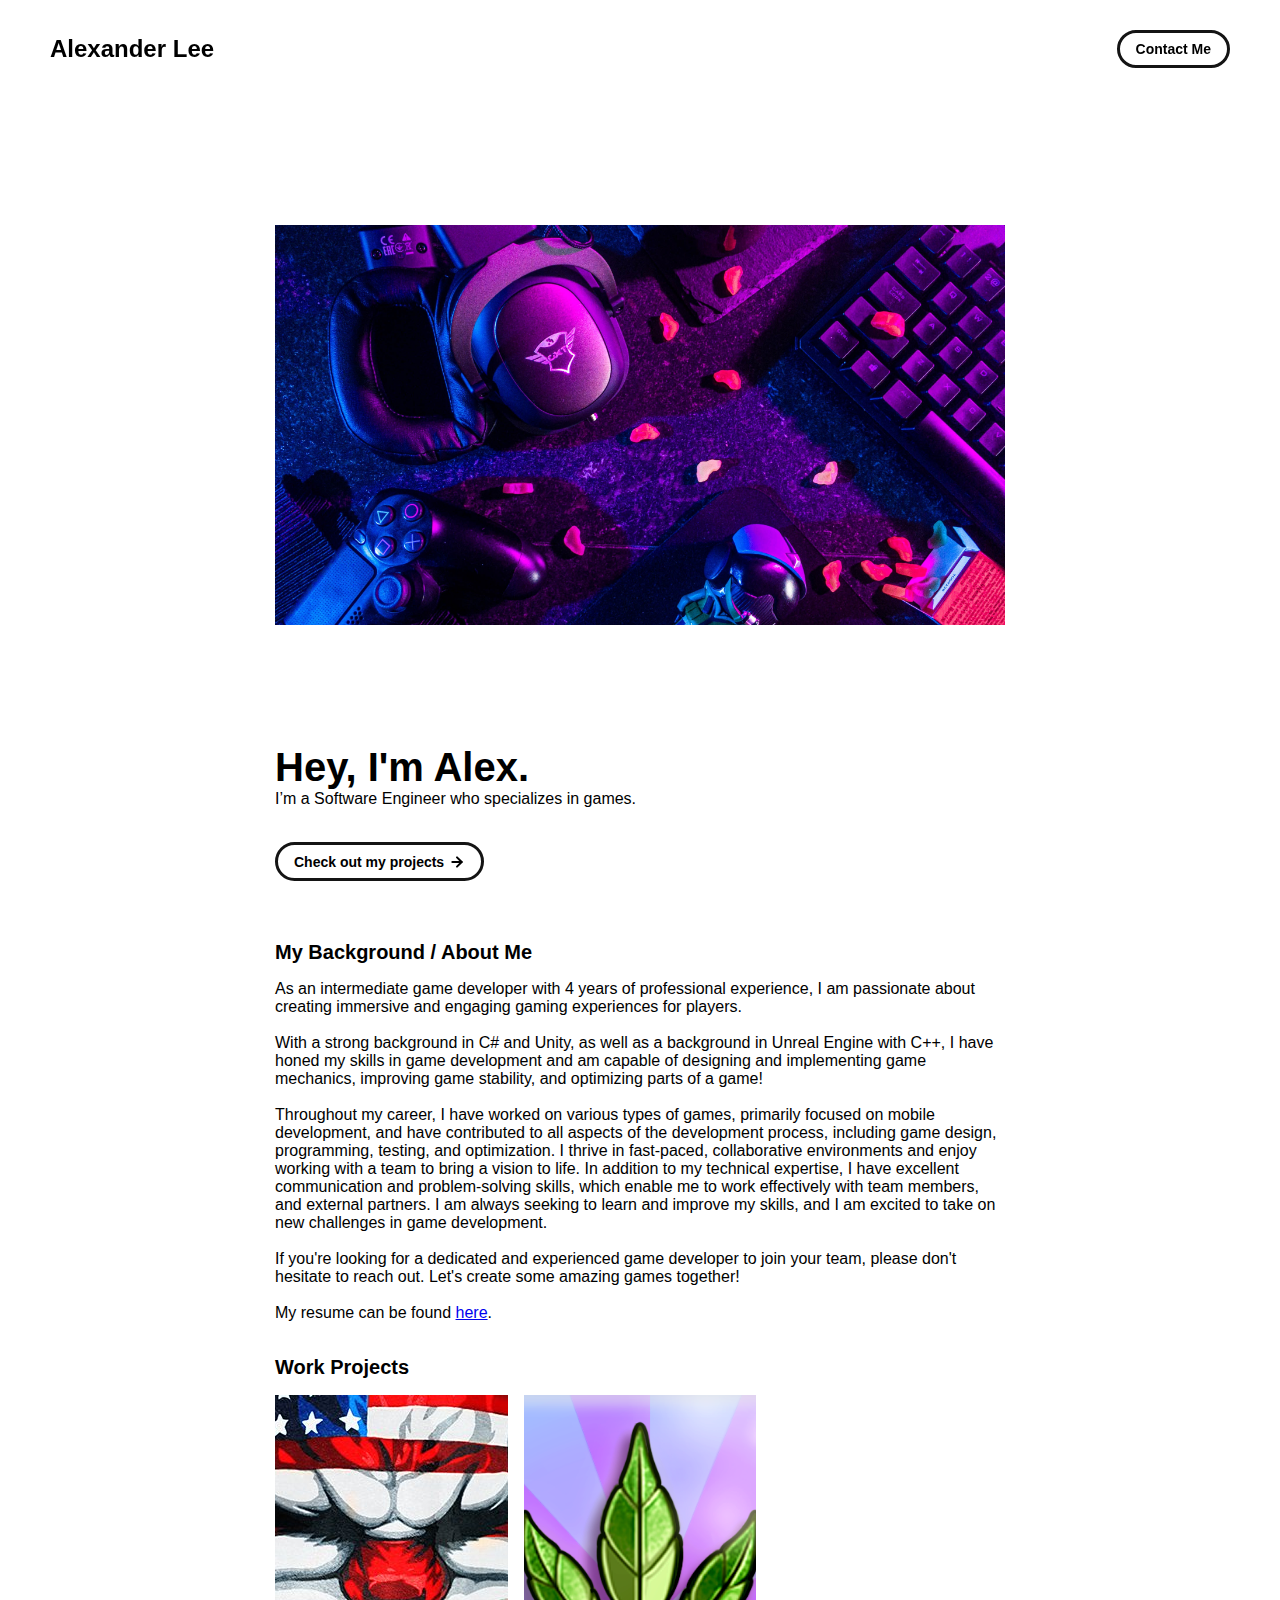
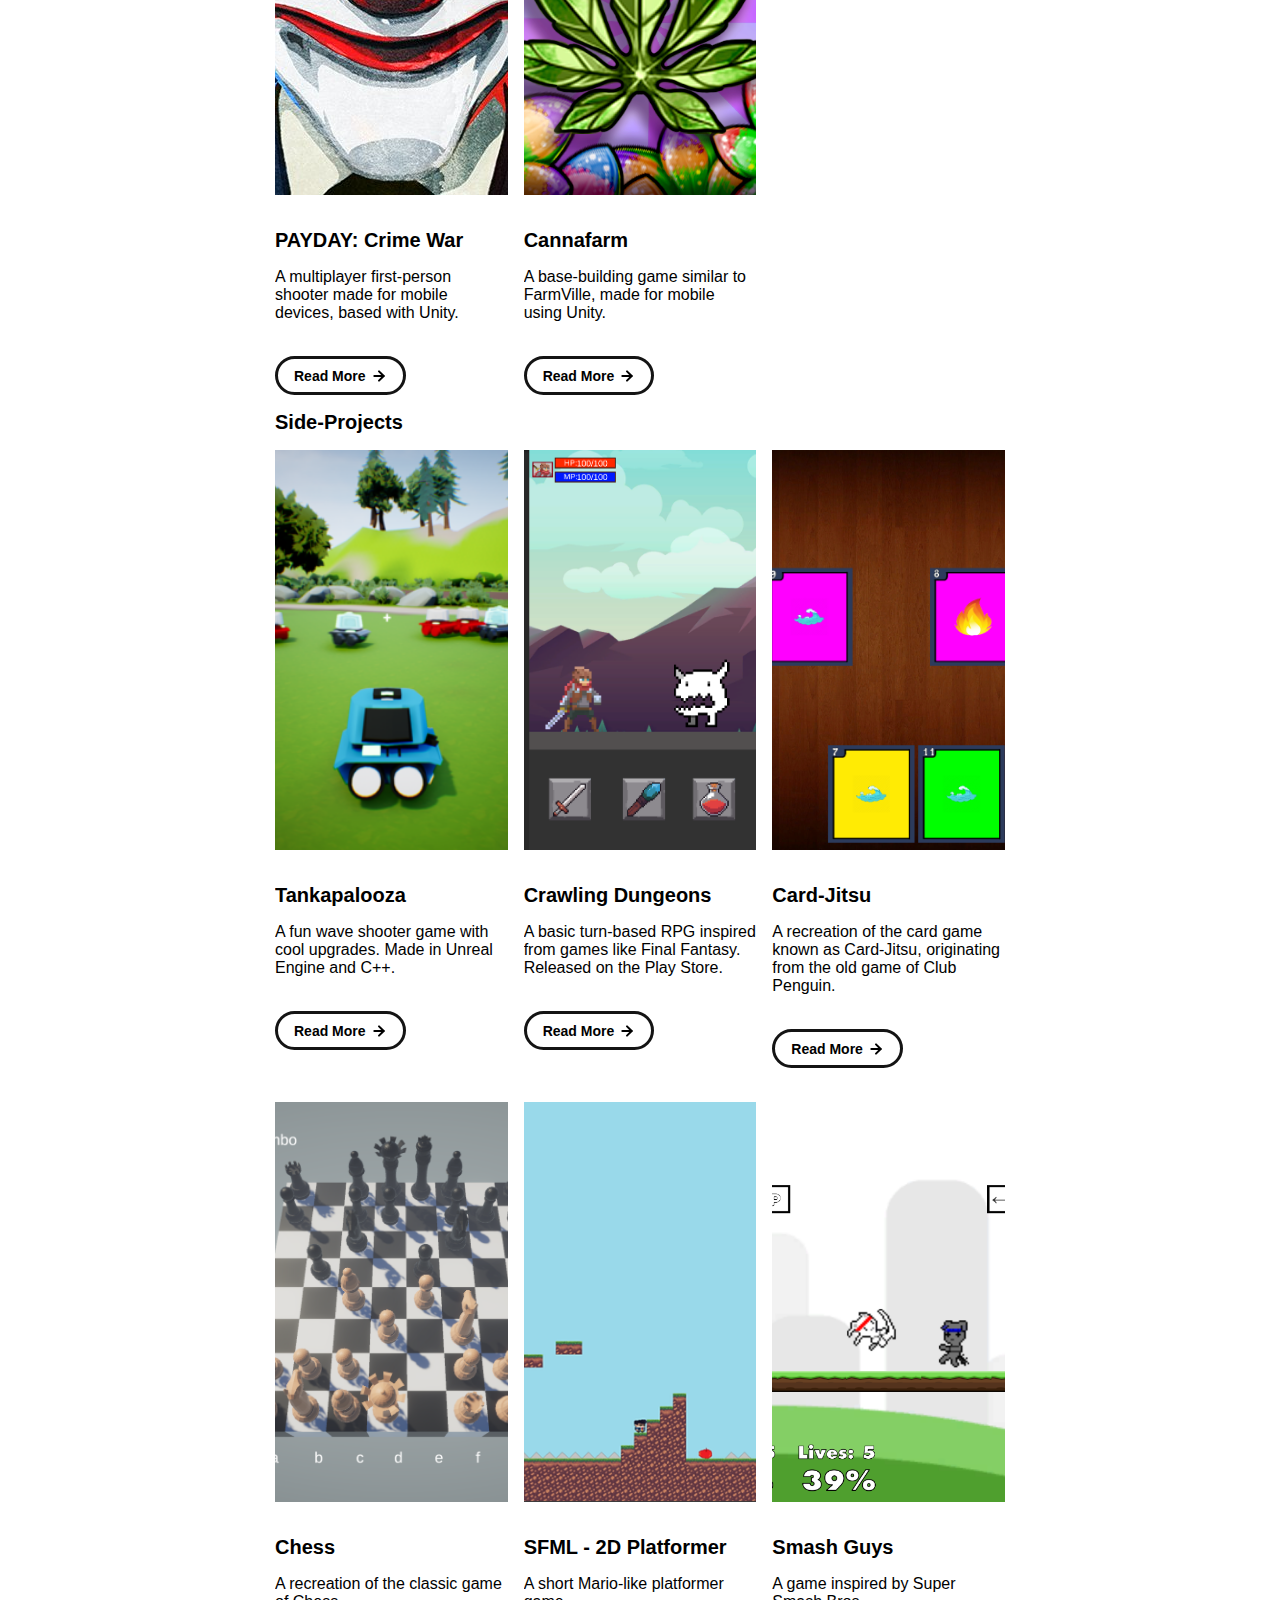
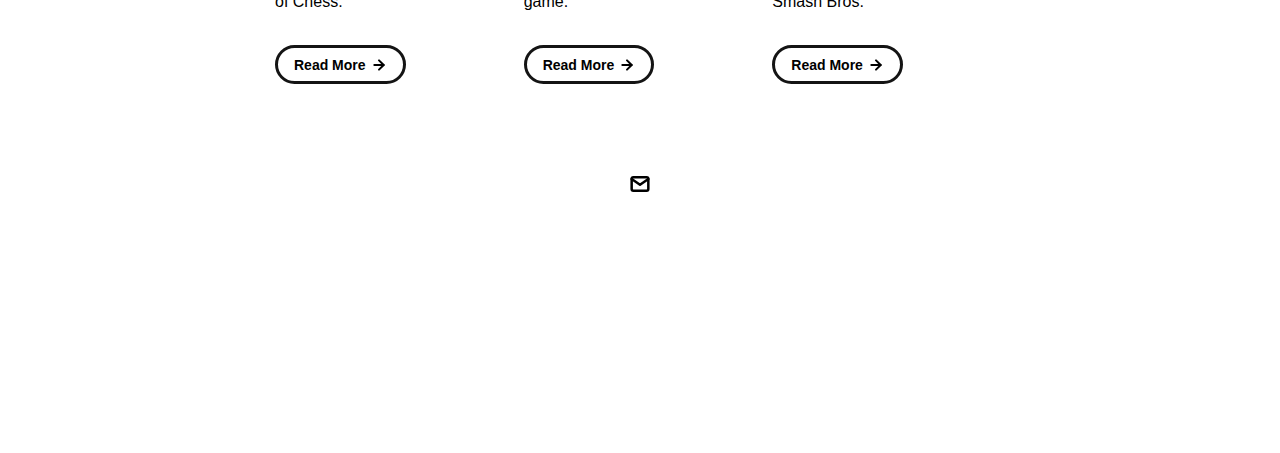
<file: index.html>
<!DOCTYPE html>
<html lang="en">
	<head>
		<meta charset="utf-8">

    <!-- 
      TODO

      Upload your Unemployable (or whatever photo you like) to the assets/images folder
      and change the name of the image below to match the uploaded one

      Change the title in the <title> tag to whatever you would like the title of your portfolio to be

      This should be the same across all pages.
     -->
    <link rel="icon" href="./assets/images/1311.png" />
		<title>Alexander Lee's Portfolio</title>
    <meta name="description" content="My gamedev portfolio">
    <meta name="viewport" content="width=device-width, initial-scale=1" />

		<link rel="stylesheet" href="./css/layout.css">
    <link rel="stylesheet" href="./css/typography.css">
    <link rel="stylesheet" href="./css/utilities.css">

		<script defer src="./js/script.js"></script>
	</head>
	<body>
    <!-- NAVBAR -->
    <div class="navbar">
      <a class="nav-title-link" href="./index.html">
        <!-- Title -->
        <span class="nav-title">Alexander Lee</span>
         <!-- email address for contact -->
        <a class="button" href="mailto:alexanderbevislee@gmail.com">
          <span class="button-text">Contact Me</span>
        </a>
      </a>
    </div>
    

    <!-- MAIN PAGE CONTENT -->
    <div id="main-content">
      <img src="./assets/images/title-image.jpg" class="project-image">

      <!-- PORTFOLIO HEADER -->
      <div id="portfolio-header"></div>
        <div id="portfolio-header-text-container">
            <div class="header-text">
              <span class="main-title">Hey, I'm Alex.</span>
              <div class="body-text">I’m a Software Engineer who specializes in games.</div>
            </div>
            <a class="button" id="my-work-link">
              <span class="button-text">Check out my projects</span> 
              <image src="./assets/icons/arrow-right.svg" class="right-arrow-icon"/>
            </a>
      </div>

      <!-- ABOUT SECTION -->
      <!-- 
        TODO

        - Change the subheader-text to whatever header you want
        - Add paragraphs using the <div class="body-text"></div> elements in the "about-section-content"
      -->
      <div id="about-section">
        <span class="subheader-text">My Background / About Me</span>
        <div class="about-section-content">
          <div class="body-text">
            As an intermediate game developer with 4 years of professional experience, I am passionate about creating immersive and engaging gaming experiences for players.
            <br> <br> 
            With a strong background in C# and Unity, as well as a background in Unreal Engine with C++, I have honed my skills in game development and am capable of designing and implementing game mechanics, 
            improving game stability, and optimizing parts of a game!
            <br> <br>
            Throughout my career, I have worked on various types of games, primarily focused on mobile development, and have contributed to all aspects of the development process, including game design, programming, testing, and optimization. 
            I thrive in fast-paced, collaborative environments and enjoy working with a team to bring a vision to life. In addition to my technical expertise, I have excellent communication and problem-solving skills,
            which enable me to work effectively with team members, and external partners. I am always seeking to learn and improve my skills, and I am excited to take on new challenges in game development.
            <br> <br>
            If you're looking for a dedicated and experienced game developer to join your team, please don't hesitate to reach out. Let's create some amazing games together!
            <br> <br>
            My resume can be found <a href="..\assets\AlexanderLee - Resume.pdf">here</a>.
            <br> <br>
          </div>
      </div>

      <!-- PROJECTS / MY WORK SECTION -->
      <div id="my-work-section">
        <span class="subheader-text">Work Projects</span>

        <div class="projects-container">
          <div class="project-card">
            <img src="./assets/images/Payday/payday-icon.jpg" class="project-image">
            <div class="project-card-text-container">
              <div class="subheader-text project-title">PAYDAY: Crime War</div>
              <div class="body-text project-card-text">A multiplayer first-person shooter made for mobile devices, based with Unity.</div>
            </div>
            <a class="button" href="./project-pages/payday.html">
              <span class="button-text">Read More</span>
              <image src="./assets/icons/arrow-right.svg" class="right-arrow-icon"/>
            </a>
          </div>
          <div class="project-card">
            <img src="./assets/images/Cannafarm/cannafarm.png" class="project-image">
            <div class="project-card-text-container">
              <div class="subheader-text project-title">Cannafarm</div>
              <div class="body-text project-card-text">A base-building game similar to FarmVille, made for mobile using Unity.</div>
            </div>
            <a class="button" href="./project-pages/cannafarm.html">
              <span class="button-text">Read More</span>
              <image src="./assets/icons/arrow-right.svg" class="right-arrow-icon"/>
            </a>
          </div>
        </div>
      </div>

       <!-- SIDE-PROJECTS -->
       <div id="my-work-section">
        <span class="subheader-text">Side-Projects</span>

        <div class="projects-container">

          <div class="project-card">
            <img src="./assets/images/Tankapalooza/Main.png" class="project-image">
            <div class="project-card-text-container">
              <div class="subheader-text project-title">Tankapalooza</div>
              <div class="body-text project-card-text">A fun wave shooter game with cool upgrades. Made in Unreal Engine and C++.</div>
            </div>
            <a class="button" href="./project-pages/tankapalooza.html">
              <span class="button-text">Read More</span>
              <image src="./assets/icons/arrow-right.svg" class="right-arrow-icon"/>
            </a>
          </div>

          <div class="project-card">
            <img src="./assets/images/CrawlingDungeons/1.PNG.png" class="project-image">
            <div class="project-card-text-container">
              <div class="subheader-text project-title">Crawling Dungeons</div>
              <div class="body-text project-card-text">A basic turn-based RPG inspired from games like Final Fantasy. Released on the Play Store.</div>
            </div>
            <a class="button" href="./project-pages/crawling-dungeons.html">
              <span class="button-text">Read More</span>
              <image src="./assets/icons/arrow-right.svg" class="right-arrow-icon"/>
            </a>
          </div>

          <div class="project-card">
            <img src="./assets/images/Card-Jitsu/pic.png" class="project-image">
            <div class="project-card-text-container">
              <div class="subheader-text project-title">Card-Jitsu</div>
              <div class="body-text project-card-text">A recreation of the card game known as Card-Jitsu, originating from the old game of Club Penguin.</div>
            </div>
            <a class="button" href="./project-pages/card-jitsu.html">
              <span class="button-text">Read More</span>
              <image src="./assets/icons/arrow-right.svg" class="right-arrow-icon"/>
            </a>
          </div>

          <div class="project-card">
            <img src="./assets/images/Chess/gameplay.png" class="project-image">
            <div class="project-card-text-container">
              <div class="subheader-text project-title">Chess</div>
              <div class="body-text project-card-text">A recreation of the classic game of Chess.</div>
            </div>
            <a class="button" href="./project-pages/chess.html">
              <span class="button-text">Read More</span>
              <image src="./assets/icons/arrow-right.svg" class="right-arrow-icon"/>
            </a>
          </div>

          <div class="project-card">
            <img src="./assets/images/sfml.png" class="project-image">
            <div class="project-card-text-container">
              <div class="subheader-text project-title">SFML - 2D Platformer</div>
              <div class="body-text project-card-text">A short Mario-like platformer game.</div>
            </div>
            <a class="button" href="./project-pages/sfml.html">
              <span class="button-text">Read More</span>
              <image src="./assets/icons/arrow-right.svg" class="right-arrow-icon"/>
            </a>
          </div>

          <div class="project-card">
            <img src="./assets/images/SmashGuys/fight.PNG.png" class="project-image">
            <div class="project-card-text-container">
              <div class="subheader-text project-title">Smash Guys</div>
              <div class="body-text project-card-text">A game inspired by Super Smash Bros.</div>
            </div>
            <a class="button" href="./project-pages/smash-guys.html">
              <span class="button-text">Read More</span>
              <image src="./assets/icons/arrow-right.svg" class="right-arrow-icon"/>
            </a>
          </div>

        </div>
      </div>
    </div>

    <!-- FOOTER -->
    <div id="footer">
      <a class="icon-link" href="mailto:alexanderbevislee@gmail.com">
        <image src="./assets/icons/mail.svg" class="footer-icon"/>
      </a>
    </div>

	</body>
</html>
</file>
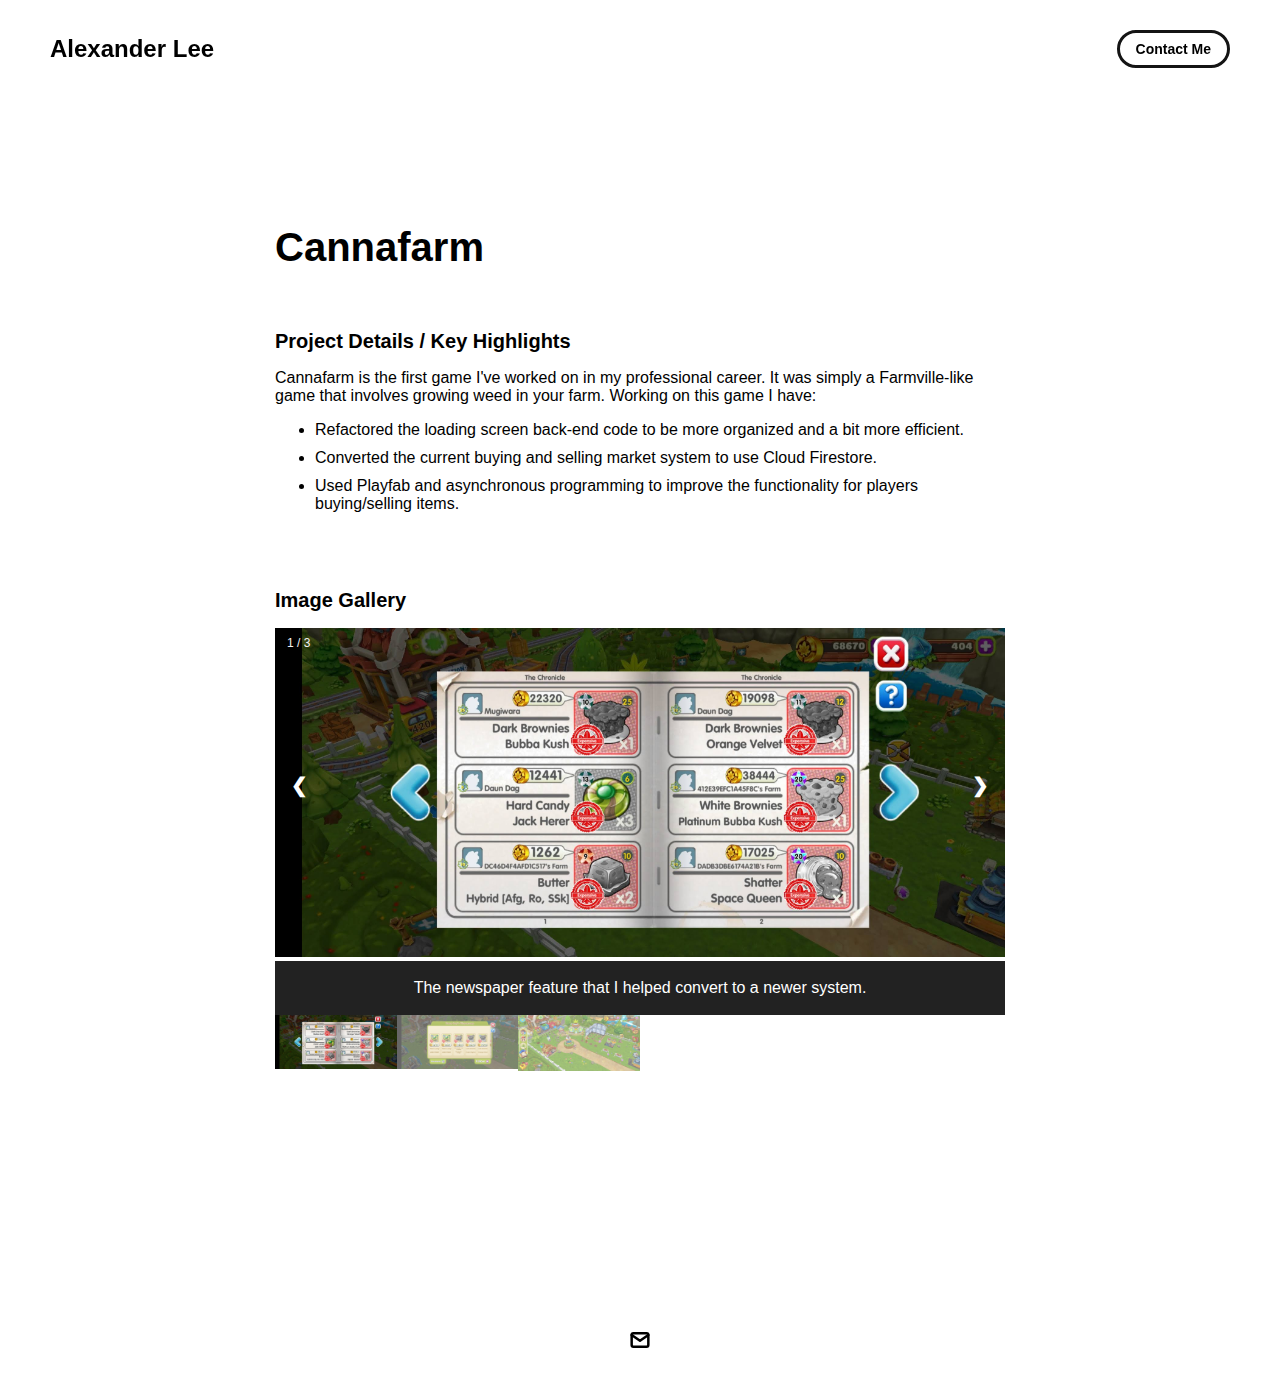
<file: project-pages/cannafarm.html>
<!-- 
  IMPORTANT! 
  
  Keep this file unchanged to use as a template for all future project pages. 

  For every new project you add to your portfolio, make a copy of this file in the
  'project-pages' folder with a name related to the project.
-->


<!DOCTYPE html>
<html lang="en">
	<head>
		<meta charset="utf-8">
    <!-- 
      TODO

      Upload your Unemployable (or whatever photo you like) to the assets/images folder
      and change the name of the image below to match the uploaded one

      Change the title in the <title> tag to whatever you would like the title of your portfolio to be

      This should be the same across all pages.
     -->
     <link rel="icon" href="../assets/images/1311.png" />
     <title>Cannafarm</title>
    <meta name="description" content="Project overview of Cannafarm.">
    <meta name="viewport" content="width=device-width, initial-scale=1" />

		<link rel="stylesheet" href="../css/layout.css">
    <link rel="stylesheet" href="../css/typography.css">
    <link rel="stylesheet" href="../css/utilities.css">

		<script defer src="../js/script.js"></script>
	</head>
	<body>
    <!-- NAVBAR -->
    <div class="navbar">
      <a class="nav-title-link" href="../index.html">
        <!-- 
          TODO - Change the "Portfolio Title" to whatever you want displayed in the top left

          (this should be the same across all pages)
         -->
        <span class="nav-title">Alexander Lee</span>
        <!-- 
          TODO - Change the email after 'mailto:' to your email address for contact 
        
          (this should be the same across all pages)
        -->
        <a class="button" href="mailto:alexanderbevislee@gmail.com">
          <span class="button-text">Contact Me</span>
        </a>
      </a>
    </div>

    <!-- MAIN PAGE CONTENT -->
    <div id="main-content">

      <!-- PROJECT HEADER -->
      <div id="project-header">
        <div class="main-title">Cannafarm</div>
      </div>

      <!-- PROJECT DETAILS -->
      <!-- 
        TODO

        - Change the 'subheader-text' to whatever header you want for project details
        - Add paragraphs using the <div class="body-text"></div> elements in the "project-details-content"
      -->
      <div id="project-details">
        <div class="subheader-text">Project Details / Key Highlights</div>
        <div class="project-details-content">
          <div class="body-text">
            Cannafarm is the first game I've worked on in my professional career. It was simply
            a Farmville-like game that involves growing weed in your farm. Working on this game I have: 
          <ul class="bullet-list">
            <li>Refactored the loading screen back-end code to be more organized and a bit more efficient.</li>
            <li>Converted the current buying and selling market system to use Cloud Firestore.</li>
            <li>Used Playfab and asynchronous programming to improve the functionality for players buying/selling items.</li>
            </ul>
          </div>
        </div>
      </div>

      <div id="project-gallery">
        <!-- TODO - Change the 'subheader-text' to whatever you want the Gallery section header to say -->
        <div class="subheader-text">Image Gallery</div>
          <div class="project-gallery-content">
            <!-- Container for the image gallery -->
          <div class="container">

            <!-- Full-width images with number text -->
            <div class="mySlides">
              <div class="numbertext">1 / 3</div>
                <img src="../assets/images/Cannafarm/newspaper.jpg" style="width:100%">
            </div>

            <div class="mySlides">
              <div class="numbertext">2 / 3</div>
                <img src="../assets/images/Cannafarm/playerbase.jpg" style="width:100%">
            </div>

            <div class="mySlides">
              <div class="numbertext">3 / 3</div>
                <img src="../assets/images/Cannafarm/gameplay.jpg" style="width:100%">
            </div>

            <!-- Next and previous buttons -->
            <a class="prev" onclick="plusSlides(-1)">&#10094;</a>
            <a class="next" onclick="plusSlides(1)">&#10095;</a>

            <!-- Image text -->
            <div class="caption-container">
              <p id="caption"></p>
            </div>

            <!-- Thumbnail images -->
            <div class="row">
              <div class="column">
                <img class="demo cursor" src="../assets/images/Cannafarm/newspaper.jpg" style="width:100%" onclick="currentSlide(1)" alt="The newspaper feature that I helped convert to a newer system.">
              </div>
              <div class="column">
                <img class="demo cursor" src="../assets/images/Cannafarm/playerbase.jpg" style="width:100%" onclick="currentSlide(2)" alt="When visiting someone's dispensary, you could buy/sell your items here.">
              </div>
              <div class="column">
                <img class="demo cursor" src="../assets/images/Cannafarm/gameplay.jpg" style="width:100%" onclick="currentSlide(3)" alt="A general look at the farm.">
              </div>
            </div>
          </div>
        </div>
      </div>
    </div>

    <!-- FOOTER -->
    <div id="footer">
      <a class="icon-link" href="mailto:alexanderbevislee@gmail.com">
        <image src="../assets/icons/mail.svg" class="footer-icon"/>
      </a>
    </div>

	</body>
</html>
</file>
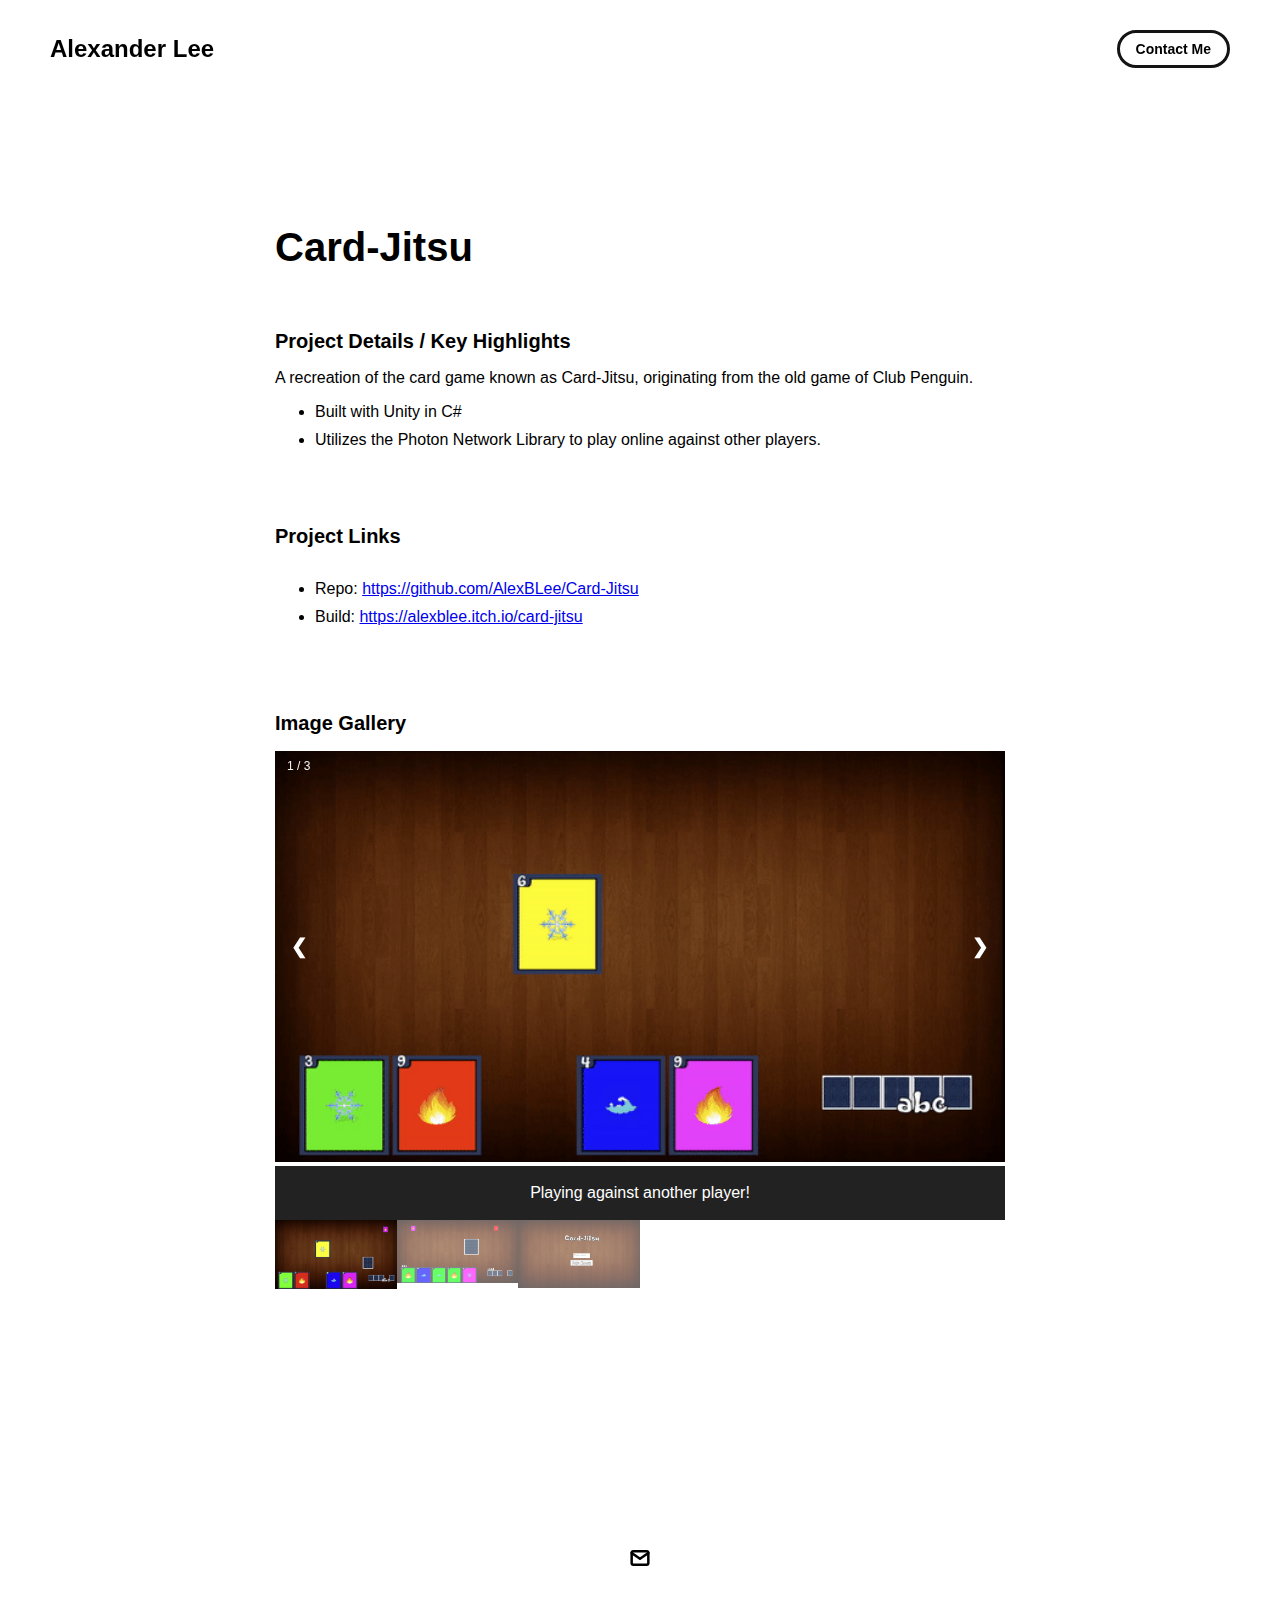
<file: project-pages/card-jitsu.html>
<!-- 
  IMPORTANT! 
  
  Keep this file unchanged to use as a template for all future project pages. 

  For every new project you add to your portfolio, make a copy of this file in the
  'project-pages' folder with a name related to the project.
-->


<!DOCTYPE html>
<html lang="en">
	<head>
		<meta charset="utf-8">
    <!-- 
      TODO

      Upload your Unemployable (or whatever photo you like) to the assets/images folder
      and change the name of the image below to match the uploaded one

      Change the title in the <title> tag to whatever you would like the title of your portfolio to be

      This should be the same across all pages.
     -->
     <link rel="icon" href="../assets/images/1311.png" />
     <title>Card-Jitsu</title>
    <meta name="description" content="Project overview of Card-Jitsu.">
    <meta name="viewport" content="width=device-width, initial-scale=1" />

		<link rel="stylesheet" href="../css/layout.css">
    <link rel="stylesheet" href="../css/typography.css">
    <link rel="stylesheet" href="../css/utilities.css">

		<script defer src="../js/script.js"></script>
	</head>
	<body>
    <!-- NAVBAR -->
    <div class="navbar">
      <a class="nav-title-link" href="../index.html">
        <!-- 
          TODO - Change the "Portfolio Title" to whatever you want displayed in the top left

          (this should be the same across all pages)
         -->
        <span class="nav-title">Alexander Lee</span>
        <!-- 
          TODO - Change the email after 'mailto:' to your email address for contact 
        
          (this should be the same across all pages)
        -->
        <a class="button" href="mailto:alexanderbevislee@gmail.com">
          <span class="button-text">Contact Me</span>
        </a>
      </a>
    </div>

    <!-- MAIN PAGE CONTENT -->
    <div id="main-content">

      <!-- PROJECT HEADER -->
      <div id="project-header">
          <!-- 
            TODO

            - Change the 'main-title' text to the name of your project
            - Change the 'body-text' text to a short and sweet description of your project (maybe the same as the one on the project card)
            - Change "desktop.jpeg" to the image filename you uploaded in the assets/images folder.
          -->
        <div class="main-title">Card-Jitsu</div>
      </div>

      <!-- PROJECT DETAILS -->
      <!-- 
        TODO

        - Change the 'subheader-text' to whatever header you want for project details
        - Add paragraphs using the <div class="body-text"></div> elements in the "project-details-content"
      -->
      <div id="project-details">
        <div class="subheader-text">Project Details / Key Highlights</div>
        <div class="project-details-content">
          <div class="body-text">
            A recreation of the card game known as Card-Jitsu, originating from the old game of Club Penguin.
            <ul class="bullet-list">
            <li>Built with Unity in C# </li>
            <li>Utilizes the Photon Network Library to play online against other players.</li>
            </ul>
          </div>
        </div>
      </div>

      <div id="project-details">
        <div class="subheader-text">Project Links</div>
        <div class="project-details-content">
            <ul class="bullet-list">
            <li>Repo: <a href="https://github.com/AlexBLee/Card-Jitsu">https://github.com/AlexBLee/Card-Jitsu</a></li>
            <li>Build: <a href=https://alexblee.itch.io/card-jitsu=0">https://alexblee.itch.io/card-jitsu</a></li>
            </ul>
        </div>
      </div>

      <!-- IMAGE GALLERY -->
      <div id="project-gallery">
        <!-- TODO - Change the 'subheader-text' to whatever you want the Gallery section header to say -->
        <div class="subheader-text">Image Gallery</div>
        <div class="project-gallery-content">
            <div class="container">

              <!-- Full-width images with number text -->
              <div class="mySlides">
                <div class="numbertext">1 / 3</div>
                  <img src="../assets/images/Card-Jitsu/card-jitsu-gif.gif" style="width:100%">
              </div>
  
              <div class="mySlides">
                <div class="numbertext">2 / 3</div>
                  <img src="../assets/images/Card-Jitsu/ccd.png" style="width:100%">
              </div>
  
              <div class="mySlides">
                <div class="numbertext">3 / 3</div>
                  <img src="../assets/images/Card-Jitsu/xx.png" style="width:100%">
              </div>
  
              <!-- Next and previous buttons -->
              <a class="prev" onclick="plusSlides(-1)">&#10094;</a>
              <a class="next" onclick="plusSlides(1)">&#10095;</a>
  
              <!-- Image text -->
              <div class="caption-container">
                <p id="caption"></p>
              </div>
  
              <!-- Thumbnail images -->
              <div class="row">
                <div class="column">
                  <img class="demo cursor" src="../assets/images/Card-Jitsu/gif-still.png" style="width:100%" onclick="currentSlide(1)" alt="Playing against another player!">
                </div>
                <div class="column">
                  <img class="demo cursor" src="../assets/images/Card-Jitsu/ccd.png" style="width:100%" onclick="currentSlide(2)" alt="Some standard gameplay.">
                </div>
                <div class="column">
                  <img class="demo cursor" src="../assets/images/Card-Jitsu/xx.png" style="width:100%" onclick="currentSlide(3)" alt="A simple menu to enter a multiplayer room.">
                </div>
              </div>
            </div>
        </div>
      </div>
    </div>

    <!-- FOOTER -->
    <div id="footer">
      <a class="icon-link" href="mailto:alexanderbevislee@gmail.com">
        <image src="../assets/icons/mail.svg" class="footer-icon"/>
      </a>
    </div>

	</body>
</html>
</file>
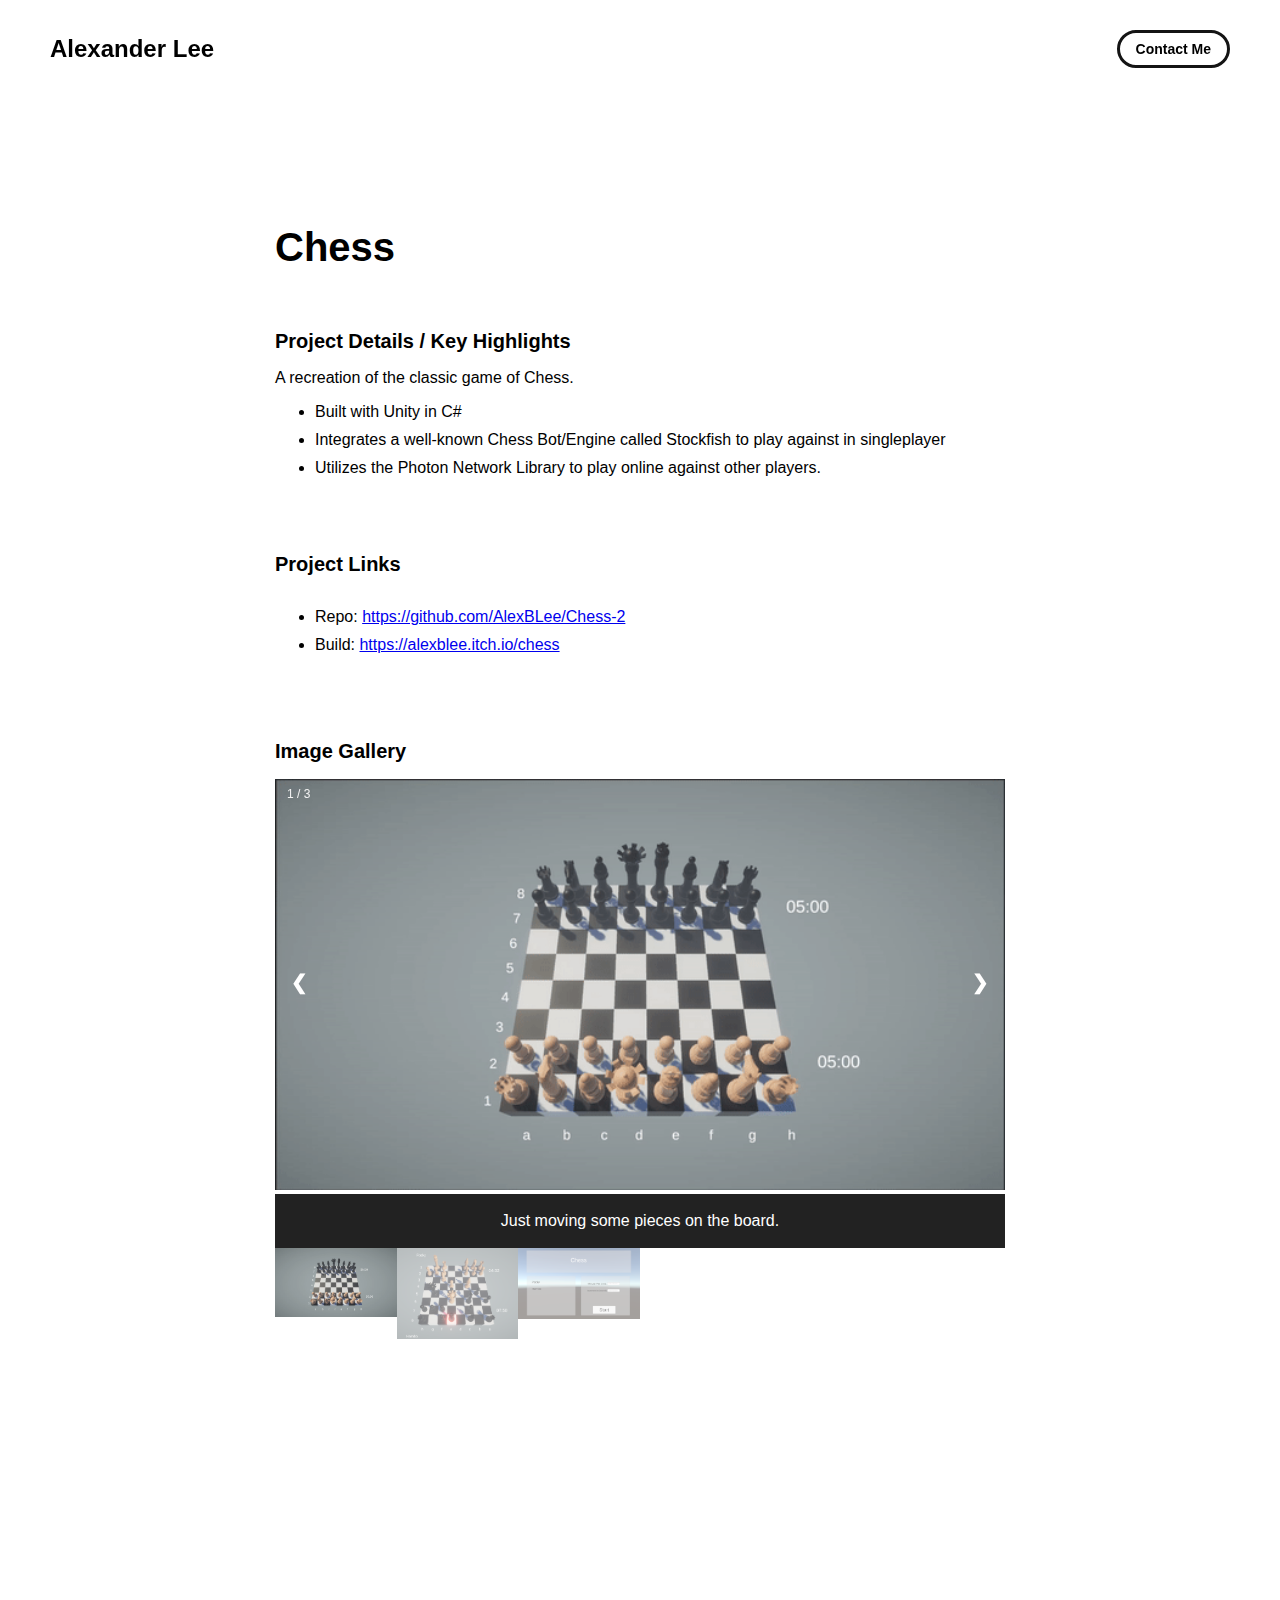
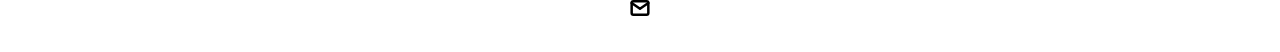
<file: project-pages/chess.html>
<!-- 
  IMPORTANT! 
  
  Keep this file unchanged to use as a template for all future project pages. 

  For every new project you add to your portfolio, make a copy of this file in the
  'project-pages' folder with a name related to the project.
-->


<!DOCTYPE html>
<html lang="en">
	<head>
		<meta charset="utf-8">
    <!-- 
      TODO

      Upload your Unemployable (or whatever photo you like) to the assets/images folder
      and change the name of the image below to match the uploaded one

      Change the title in the <title> tag to whatever you would like the title of your portfolio to be

      This should be the same across all pages.
     -->
     <link rel="icon" href="../assets/images/1311.png" />
     <title>Chess</title>
    <meta name="description" content="Project overview of Chess.">
    <meta name="viewport" content="width=device-width, initial-scale=1" />

		<link rel="stylesheet" href="../css/layout.css">
    <link rel="stylesheet" href="../css/typography.css">
    <link rel="stylesheet" href="../css/utilities.css">

		<script defer src="../js/script.js"></script>
	</head>
	<body>
    <!-- NAVBAR -->
    <div class="navbar">
      <a class="nav-title-link" href="../index.html">
        <!-- 
          TODO - Change the "Portfolio Title" to whatever you want displayed in the top left

          (this should be the same across all pages)
         -->
        <span class="nav-title">Alexander Lee</span>
        <!-- 
          TODO - Change the email after 'mailto:' to your email address for contact 
        
          (this should be the same across all pages)
        -->
        <a class="button" href="mailto:alexanderbevislee@gmail.com">
          <span class="button-text">Contact Me</span>
        </a>
      </a>
    </div>

    <!-- MAIN PAGE CONTENT -->
    <div id="main-content">

      <!-- PROJECT HEADER -->
      <div id="project-header">
          <!-- 
            TODO

            - Change the 'main-title' text to the name of your project
            - Change the 'body-text' text to a short and sweet description of your project (maybe the same as the one on the project card)
            - Change "desktop.jpeg" to the image filename you uploaded in the assets/images folder.
          -->
        <div class="main-title">Chess</div>
      </div>

      <!-- PROJECT DETAILS -->
      <!-- 
        TODO

        - Change the 'subheader-text' to whatever header you want for project details
        - Add paragraphs using the <div class="body-text"></div> elements in the "project-details-content"
      -->
      <div id="project-details">
        <div class="subheader-text">Project Details / Key Highlights</div>
        <div class="project-details-content">
          <div class="body-text">
          A recreation of the classic game of Chess.
            <ul class="bullet-list">
              <li>Built with Unity in C# </li>
              <li>Integrates a well-known Chess Bot/Engine called Stockfish to play against in singleplayer</li>
              <li>Utilizes the Photon Network Library to play online against other players.</li>
              </ul>
          </div>
        </div>
      </div>

      <div id="project-details">
        <div class="subheader-text">Project Links</div>
        <div class="project-details-content">
            <ul class="bullet-list">
            <li>Repo: <a href="https://github.com/AlexBLee/Chess-2">https://github.com/AlexBLee/Chess-2</a></li>
            <li>Build: <a href="https://alexblee.itch.io/chess​">https://alexblee.itch.io/chess​</a></li>
            </ul>
        </div>
      </div>

      <!-- IMAGE GALLERY -->
      <div id="project-gallery">
        <!-- TODO - Change the 'subheader-text' to whatever you want the Gallery section header to say -->
        <div class="subheader-text">Image Gallery</div>
        <div class="project-gallery-content">

            <div class="container">

              <!-- Full-width images with number text -->
              <div class="mySlides">
                <div class="numbertext">1 / 3</div>
                  <img src="../assets/images/Chess/chess.gif" style="width:100%">
              </div>
  
              <div class="mySlides">
                <div class="numbertext">2 / 3</div>
                  <img src="../assets/images/Chess/checkgameplay.png" style="width:100%">
              </div>
  
              <div class="mySlides">
                <div class="numbertext">3 / 3</div>
                  <img src="../assets/images/Chess/onlinelobbyroom.png" style="width:100%">
              </div>
  
              <!-- Next and previous buttons -->
              <a class="prev" onclick="plusSlides(-1)">&#10094;</a>
              <a class="next" onclick="plusSlides(1)">&#10095;</a>
  
              <!-- Image text -->
              <div class="caption-container">
                <p id="caption"></p>
              </div>
  
              <!-- Thumbnail images -->
              <div class="row">
                <div class="column">
                  <img class="demo cursor" src="../assets/images/Chess/thumbnail.png" style="width:100%" onclick="currentSlide(1)" alt="Just moving some pieces on the board.">
                </div>
                <div class="column">
                  <img class="demo cursor" src="../assets/images/Chess/checkgameplay.png" style="width:100%" onclick="currentSlide(2)" alt="A king is in check, noted by the red glow underneath the piece.">
                </div>
                <div class="column">
                  <img class="demo cursor" src="../assets/images/Chess/onlinelobbyroom.png" style="width:100%" onclick="currentSlide(3)" alt="An online lobby room for the players.">
                </div>
              </div>
            </div>
        </div>
      </div>
    </div>

    <!-- FOOTER -->
    <div id="footer">
      <a class="icon-link" href="mailto:alexanderbevislee@gmail.com">
        <image src="../assets/icons/mail.svg" class="footer-icon"/>
      </a>
    </div>

	</body>
</html>
</file>
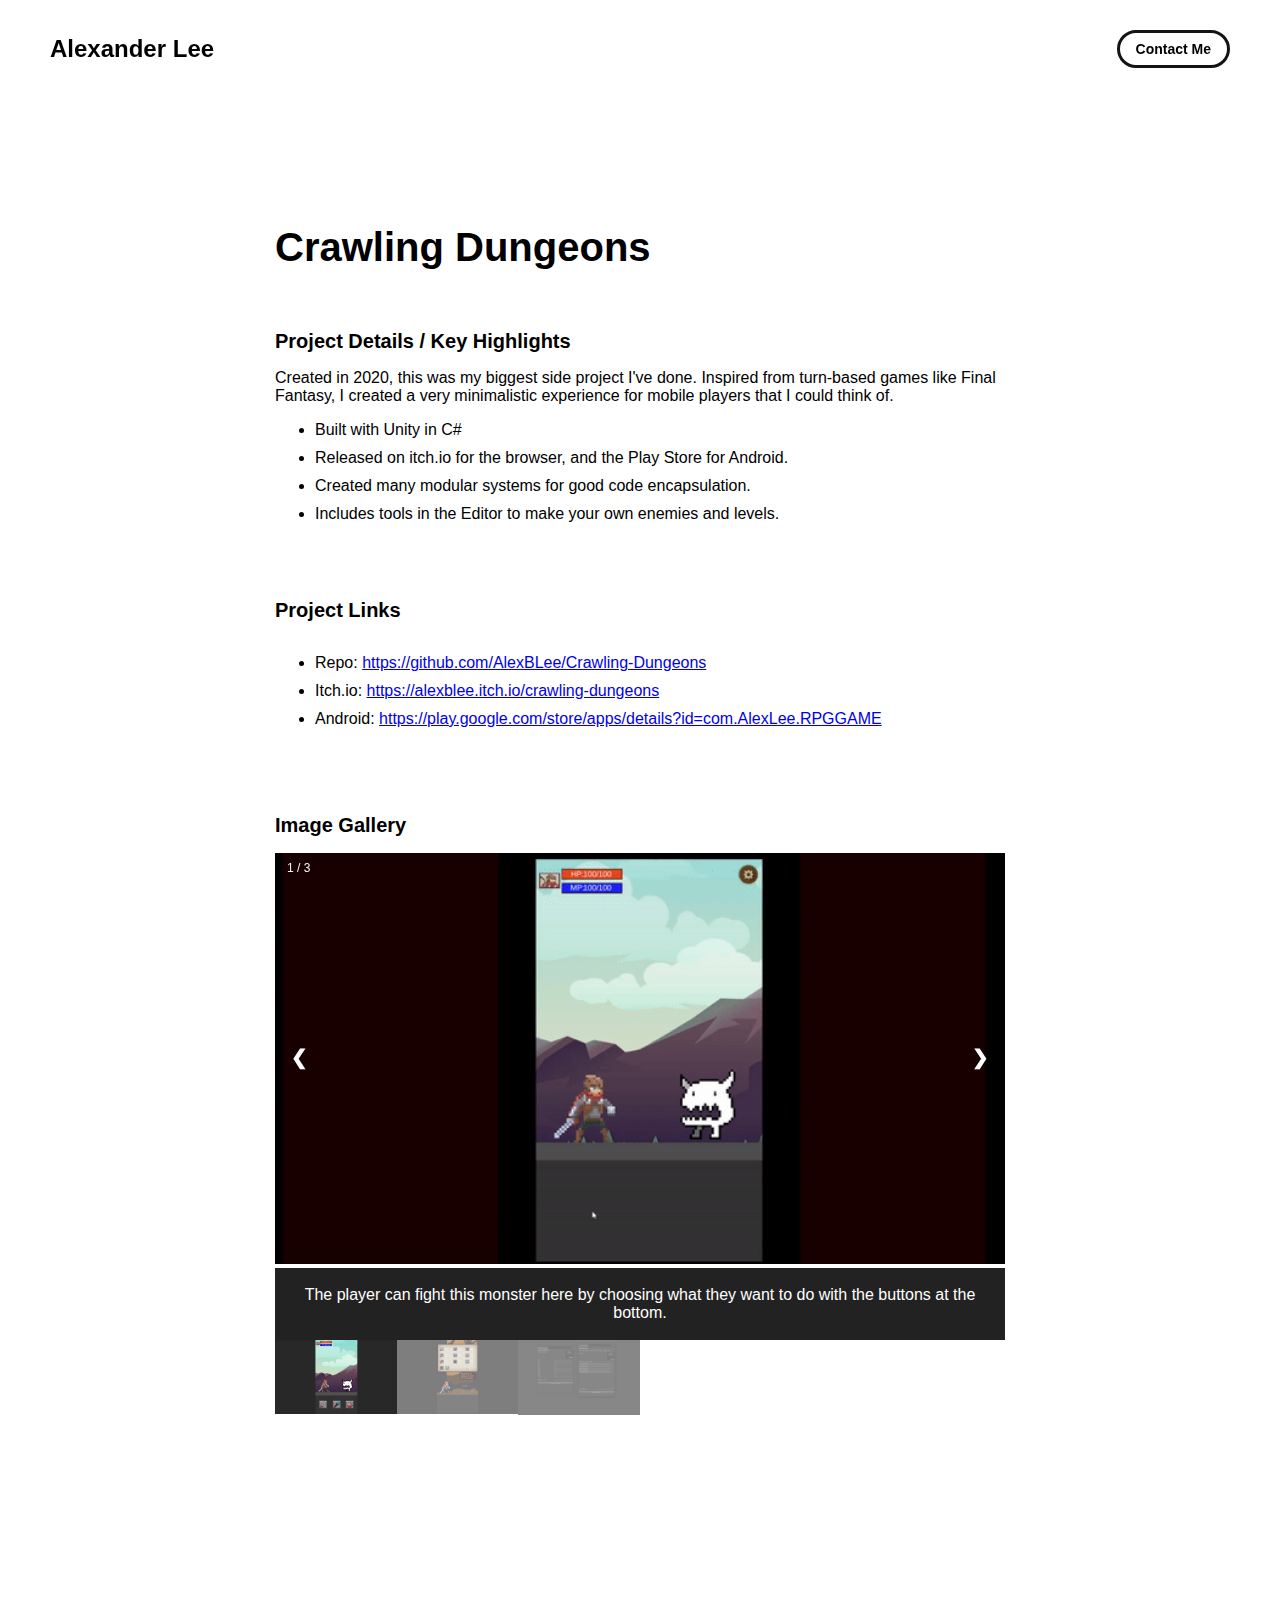
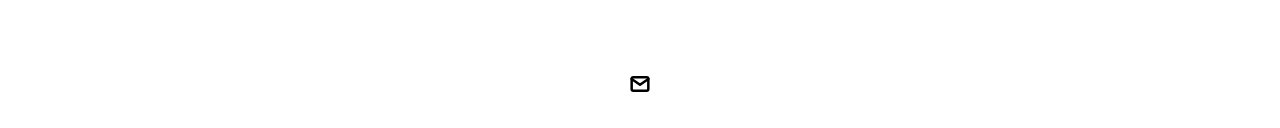
<file: project-pages/crawling-dungeons.html>
<!-- 
  IMPORTANT! 
  
  Keep this file unchanged to use as a template for all future project pages. 

  For every new project you add to your portfolio, make a copy of this file in the
  'project-pages' folder with a name related to the project.
-->


<!DOCTYPE html>
<html lang="en">
	<head>
		<meta charset="utf-8">
    <!-- 
      TODO

      Upload your Unemployable (or whatever photo you like) to the assets/images folder
      and change the name of the image below to match the uploaded one

      Change the title in the <title> tag to whatever you would like the title of your portfolio to be

      This should be the same across all pages.
     -->
     <link rel="icon" href="../assets/images/1311.png" />
     <title>Crawling Dungeons</title>
    <meta name="description" content="Project overview of Crawling Dungeons.">
    <meta name="viewport" content="width=device-width, initial-scale=1" />

		<link rel="stylesheet" href="../css/layout.css">
    <link rel="stylesheet" href="../css/typography.css">
    <link rel="stylesheet" href="../css/utilities.css">

		<script defer src="../js/script.js"></script>
	</head>
	<body>
    <!-- NAVBAR -->
    <div class="navbar">
      <a class="nav-title-link" href="../index.html">
        <!-- 
          TODO - Change the "Portfolio Title" to whatever you want displayed in the top left

          (this should be the same across all pages)
         -->
        <span class="nav-title">Alexander Lee</span>
        <!-- 
          TODO - Change the email after 'mailto:' to your email address for contact 
        
          (this should be the same across all pages)
        -->
        <a class="button" href="mailto:alexanderbevislee@gmail.com">
          <span class="button-text">Contact Me</span>
        </a>
      </a>
    </div>

    <!-- MAIN PAGE CONTENT -->
    <div id="main-content">

      <!-- PROJECT HEADER -->
      <div id="project-header">
          <!-- 
            TODO

            - Change the 'main-title' text to the name of your project
            - Change the 'body-text' text to a short and sweet description of your project (maybe the same as the one on the project card)
            - Change "desktop.jpeg" to the image filename you uploaded in the assets/images folder.
          -->
        <div class="main-title">Crawling Dungeons</div>
      </div>

      <!-- PROJECT DETAILS -->
      <!-- 
        TODO

        - Change the 'subheader-text' to whatever header you want for project details
        - Add paragraphs using the <div class="body-text"></div> elements in the "project-details-content"
      -->
      <div id="project-details">
        <div class="subheader-text">Project Details / Key Highlights</div>
        <div class="project-details-content">
          <div class="body-text">       
            Created in 2020, this was my biggest side project I've done. Inspired from turn-based games like Final Fantasy, I created             
            a very minimalistic experience for mobile players that I could think of.
            <ul class="bullet-list">
            <li>Built with Unity in C#</li>
            <li>Released on itch.io for the browser, and the Play Store for Android.</li>
            <li>Created many modular systems for good code encapsulation.</li>
            <li>Includes tools in the Editor to make your own enemies and levels.</li>
            </ul>
          </div>
        </div>
      </div>

      <div id="project-details">
        <div class="subheader-text">Project Links</div>
        <div class="project-details-content">
            <ul class="bullet-list">
            <li>Repo: <a href="https://github.com/AlexBLee/Crawling-Dungeons">https://github.com/AlexBLee/Crawling-Dungeons</a></li>
            <li>Itch.io: <a href="https://alexblee.itch.io/crawling-dungeons">https://alexblee.itch.io/crawling-dungeons</a></li>
            <li>Android: <a href="https://play.google.com/store/apps/details?id=com.AlexLee.RPGGAME">https://play.google.com/store/apps/details?id=com.AlexLee.RPGGAME</a></li>
            </ul>
        </div>
      </div>

      <!-- IMAGE GALLERY -->
      <div id="project-gallery">
        <!-- TODO - Change the 'subheader-text' to whatever you want the Gallery section header to say -->
        <div class="subheader-text">Image Gallery</div>
          <div class="project-gallery-content">
            <!-- Container for the image gallery -->
          <div class="container">

            <!-- Full-width images with number text -->
            <div class="mySlides">
              <div class="numbertext">1 / 3</div>
                <img src="../assets/images/CrawlingDungeons/crawling-dungeons-gif.gif" style="width:100%">
            </div>

            <div class="mySlides">
              <div class="numbertext">2 / 3</div>
                <img src="../assets/images/CrawlingDungeons/2.PNG.png" style="width:100%">
            </div>

            <div class="mySlides">
              <div class="numbertext">3 / 3</div>
                <img src="../assets/images/CrawlingDungeons/3.PNG.png" style="width:100%">
            </div>

            <!-- Next and previous buttons -->
            <a class="prev" onclick="plusSlides(-1)">&#10094;</a>
            <a class="next" onclick="plusSlides(1)">&#10095;</a>

            <!-- Image text -->
            <div class="caption-container">
              <p id="caption"></p>
            </div>

            <!-- Thumbnail images -->
            <div class="row">
              <div class="column">
                <img class="demo cursor" src="../assets/images/CrawlingDungeons/1.PNG.png" style="width:100%" onclick="currentSlide(1)" alt="The player can fight this monster here by choosing what they want to do with the buttons at the bottom.">
              </div>
              <div class="column">
                <img class="demo cursor" src="../assets/images/CrawlingDungeons/2.PNG.png" style="width:100%" onclick="currentSlide(2)" alt="Between levels, the player can shop for items to upgrade their character.">
              </div>
              <div class="column">
                <img class="demo cursor" src="../assets/images/CrawlingDungeons/3.PNG.png" style="width:100%" onclick="currentSlide(3)" alt="The tools made to easily create an enemy or a level.">
              </div>
            </div>
          </div>
        </div>
      </div>
    </div>

    <!-- FOOTER -->
    <div id="footer">
      <a class="icon-link" href="mailto:alexanderbevislee@gmail.com">
        <image src="../assets/icons/mail.svg" class="footer-icon"/>
      </a>
    </div>

	</body>
</html>
</file>
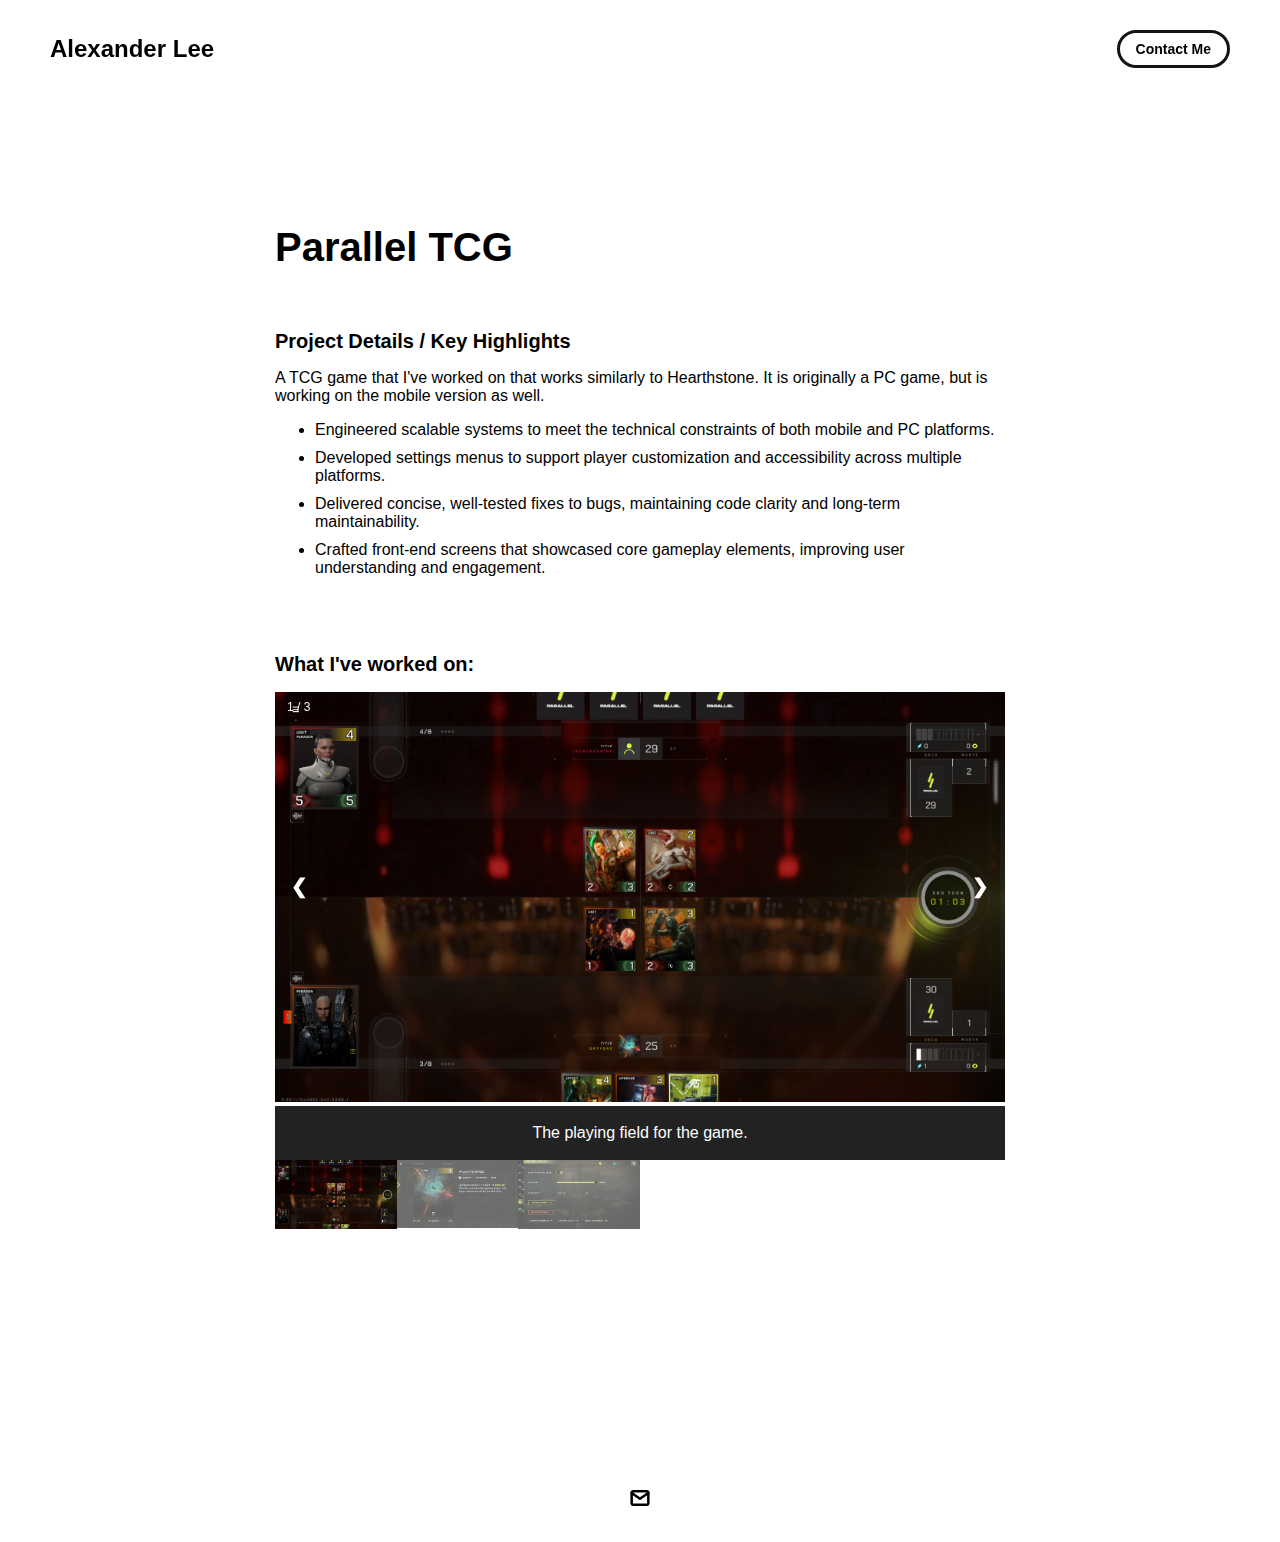
<file: project-pages/paralleltcg.html>
<!-- 
  IMPORTANT! 
  
  Keep this file unchanged to use as a template for all future project pages. 

  For every new project you add to your portfolio, make a copy of this file in the
  'project-pages' folder with a name related to the project.
-->


<!DOCTYPE html>
<html lang="en">
	<head>
		<meta charset="utf-8">
    <!-- 
      TODO

      Upload your Unemployable (or whatever photo you like) to the assets/images folder
      and change the name of the image below to match the uploaded one

      Change the title in the <title> tag to whatever you would like the title of your portfolio to be

      This should be the same across all pages.
     -->
     <link rel="icon" href="../assets/images/1311.png" />
     <title>Parallel TCG</title>
    <meta name="description" content="Project overview of Parallel TCG.">
    <meta name="viewport" content="width=device-width, initial-scale=1" />

		<link rel="stylesheet" href="../css/layout.css">
    <link rel="stylesheet" href="../css/typography.css">
    <link rel="stylesheet" href="../css/utilities.css">

		<script defer src="../js/script.js"></script>
	</head>
	<body>
    <!-- NAVBAR -->
    <div class="navbar">
      <a class="nav-title-link" href="../index.html">
        <!-- 
          TODO - Change the "Portfolio Title" to whatever you want displayed in the top left

          (this should be the same across all pages)
         -->
        <span class="nav-title">Alexander Lee</span>
        <!-- 
          TODO - Change the email after 'mailto:' to your email address for contact 
        
          (this should be the same across all pages)
        -->
        <a class="button" href="mailto:alexanderbevislee@gmail.com">
          <span class="button-text">Contact Me</span>
        </a>
      </a>
    </div>

    <!-- MAIN PAGE CONTENT -->
    <div id="main-content">

      <!-- PROJECT HEADER -->
      <div id="project-header">
          <!-- 
            TODO

            - Change the 'main-title' text to the name of your project
            - Change the 'body-text' text to a short and sweet description of your project (maybe the same as the one on the project card)
            - Change "desktop.jpeg" to the image filename you uploaded in the assets/images folder.
          -->
        <div class="main-title">Parallel TCG</div>
      </div>

      <!-- PROJECT DETAILS -->
      <!-- 
        TODO

        - Change the 'subheader-text' to whatever header you want for project details
        - Add paragraphs using the <div class="body-text"></div> elements in the "project-details-content"
      -->
      <div id="project-details">
        <div class="subheader-text">Project Details / Key Highlights</div>
        <div class="project-details-content">
          <div class="body-text">
            A TCG game that I've worked on that works similarly to Hearthstone. It is originally a PC game, but is working on the mobile version
            as well.
            <ul class="bullet-list">
              <li>Engineered scalable systems to meet the technical constraints of both mobile and PC platforms.</li>
              <li>Developed settings menus to support player customization and accessibility across multiple platforms.</li>
              <li>Delivered concise, well-tested fixes to bugs, maintaining code clarity and long-term maintainability.</li>
              <li>Crafted front-end screens that showcased core gameplay elements, improving user understanding and engagement.</li>
            </ul>
          </div>
        </div>
      </div>

      <div id="project-gallery">
        <div class="project-gallery-content">
            <div id="project-gallery">
              <!-- TODO - Change the 'subheader-text' to whatever you want the Gallery section header to say -->
              <div class="subheader-text">What I've worked on:</div>
                <div class="project-gallery-content">
                  <!-- Container for the image gallery -->
                <div class="container">
      
                  <!-- Full-width images with number text -->
                  <div class="mySlides">
                    <div class="numbertext">1 / 3</div>
                      <img src="../assets/images/ParallelTCG/playingfield.png" style="width:100%">
                  </div>
      
                  <div class="mySlides">
                    <div class="numbertext">2 / 3</div>
                      <img src="../assets/images/ParallelTCG/cardinspection.png" style="width:100%">
                  </div>
      
                  <div class="mySlides">
                    <div class="numbertext">3 / 3</div>
                      <img src="../assets/images/ParallelTCG/settingsmenu.png" style="width:100%">
                  </div>
      
                  <!-- Next and previous buttons -->
                  <a class="prev" onclick="plusSlides(-1)">&#10094;</a>
                  <a class="next" onclick="plusSlides(1)">&#10095;</a>
      
                  <!-- Image text -->
                  <div class="caption-container">
                    <p id="caption"></p>
                  </div>
      
                  <!-- Thumbnail images -->
                  <div class="row">
                    <div class="column">
                      <img class="demo cursor" src="../assets/images/ParallelTCG/playingfield.png" style="width:100%" onclick="currentSlide(1)" alt="The playing field for the game.">
                    </div>
                    <div class="column">
                      <img class="demo cursor" src="../assets/images/ParallelTCG/cardinspection.png" style="width:100%" onclick="currentSlide(2)" alt="Examining your cards in detail using the Card Inspect that I've adopted">
                    </div>
                    <div class="column">
                      <img class="demo cursor" src="../assets/images/ParallelTCG/settingsmenu.png" style="width:100%" onclick="currentSlide(3)" alt="The general section of the settings menu. I've also worked on the Video and Audio portions of the menu as well.">
                    </div>
                  </div>
                </div>
              </div>
            </div>
        </div>
      </div>
    </div>

    <!-- FOOTER -->
    <div id="footer">
      <a class="icon-link" href="mailto:alexanderbevislee@gmail.com">
        <image src="../assets/icons/mail.svg" class="footer-icon"/>
      </a>
    </div>

	</body>
</html>
</file>
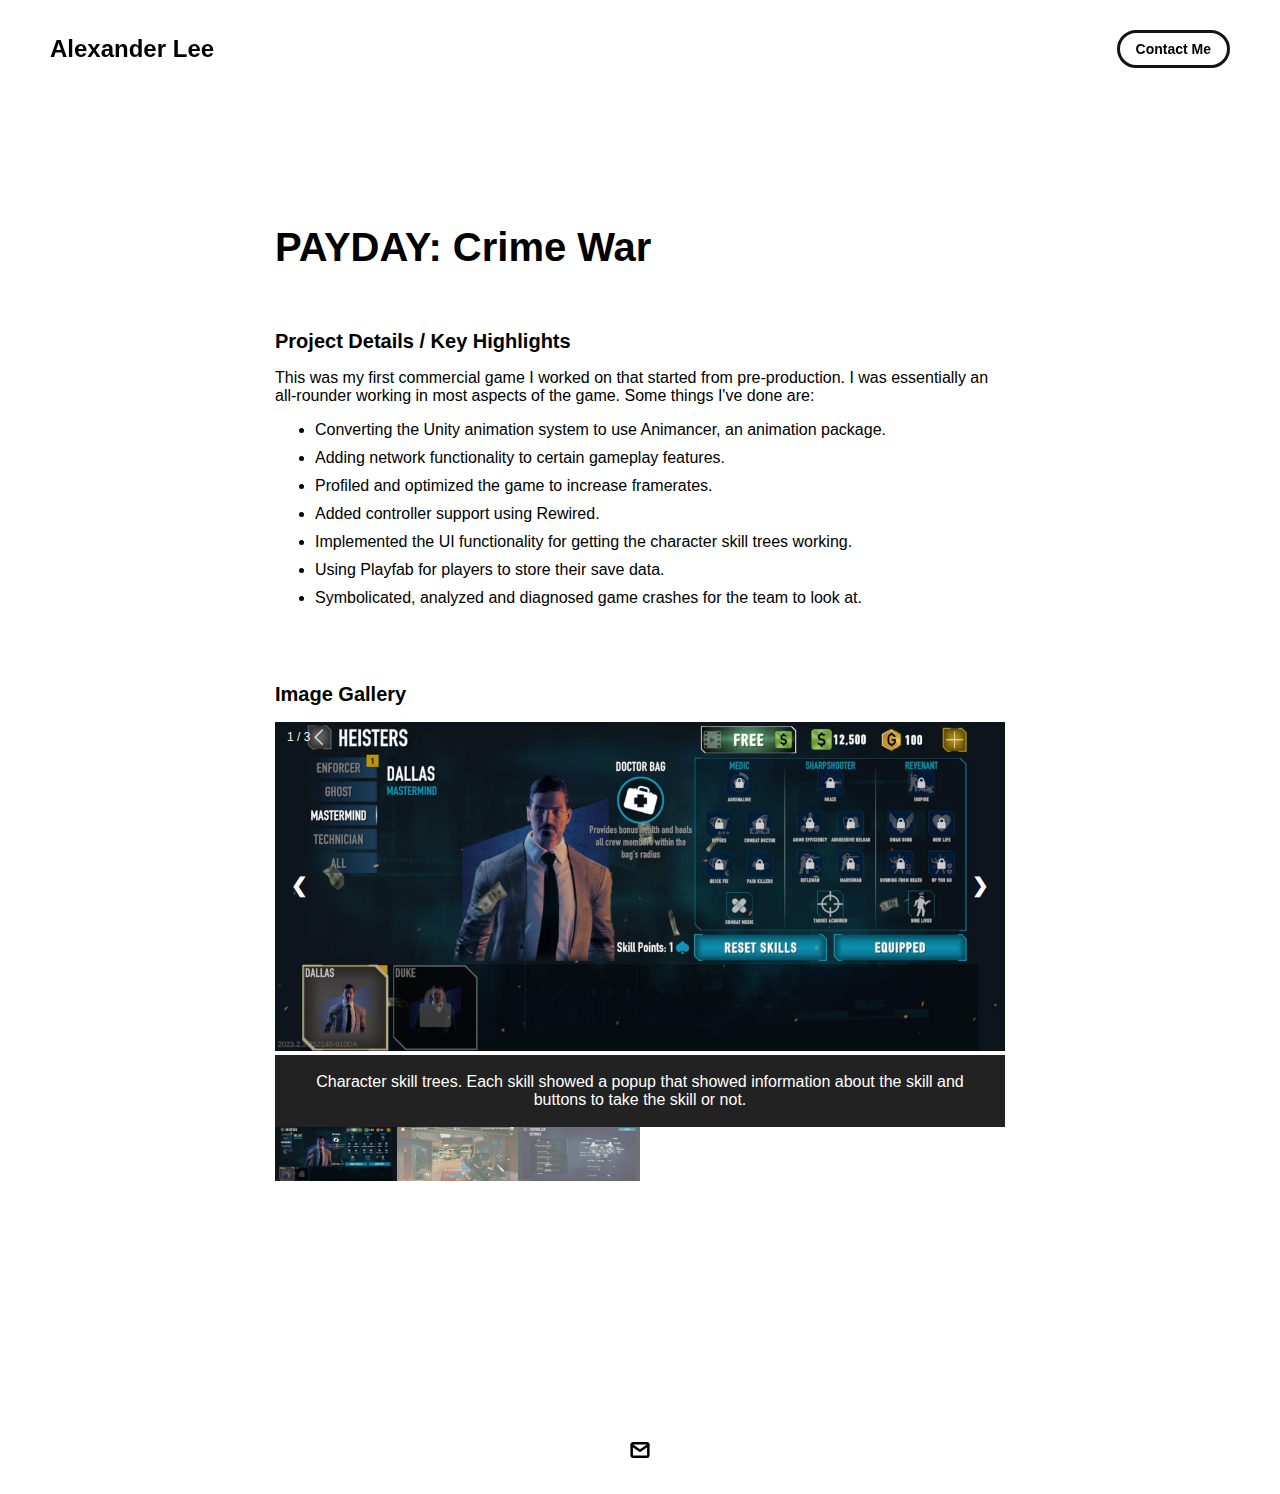
<file: project-pages/payday.html>
<!-- 
  IMPORTANT! 
  
  Keep this file unchanged to use as a template for all future project pages. 

  For every new project you add to your portfolio, make a copy of this file in the
  'project-pages' folder with a name related to the project.
-->


<!DOCTYPE html>
<html lang="en">
	<head>
		<meta charset="utf-8">
    <!-- 
      TODO

      Upload your Unemployable (or whatever photo you like) to the assets/images folder
      and change the name of the image below to match the uploaded one

      Change the title in the <title> tag to whatever you would like the title of your portfolio to be

      This should be the same across all pages.
     -->
     <link rel="icon" href="../assets/images/1311.png" />
     <title>PAYDAY: Crime War</title>
    <meta name="description" content="Project overview of PAYDAY Crime War.">
    <meta name="viewport" content="width=device-width, initial-scale=1" />

		<link rel="stylesheet" href="../css/layout.css">
    <link rel="stylesheet" href="../css/typography.css">
    <link rel="stylesheet" href="../css/utilities.css">

		<script defer src="../js/script.js"></script>
	</head>
	<body>
    <!-- NAVBAR -->
    <div class="navbar">
      <a class="nav-title-link" href="../index.html">
        <!-- 
          TODO - Change the "Portfolio Title" to whatever you want displayed in the top left

          (this should be the same across all pages)
         -->
        <span class="nav-title">Alexander Lee</span>
        <!-- 
          TODO - Change the email after 'mailto:' to your email address for contact 
        
          (this should be the same across all pages)
        -->
        <a class="button" href="mailto:alexanderbevislee@gmail.com">
          <span class="button-text">Contact Me</span>
        </a>
      </a>
    </div>

    <!-- MAIN PAGE CONTENT -->
    <div id="main-content">

      <!-- PROJECT HEADER -->
      <div id="project-header">
          <!-- 
            TODO

            - Change the 'main-title' text to the name of your project
            - Change the 'body-text' text to a short and sweet description of your project (maybe the same as the one on the project card)
            - Change "desktop.jpeg" to the image filename you uploaded in the assets/images folder.
          -->
        <div class="main-title">PAYDAY: Crime War</div>
      </div>

      <!-- PROJECT DETAILS -->
      <!-- 
        TODO

        - Change the 'subheader-text' to whatever header you want for project details
        - Add paragraphs using the <div class="body-text"></div> elements in the "project-details-content"
      -->
      <div id="project-details">
        <div class="subheader-text">Project Details / Key Highlights</div>
        <div class="project-details-content">
          <div class="body-text">
            This was my first commercial game I worked on that started from pre-production. I was essentially an all-rounder working
            in most aspects of the game. Some things I've done are:
            <ul class="bullet-list">
              <li>Converting the Unity animation system to use Animancer, an animation package.</li>
              <li>Adding network functionality to certain gameplay features.</li>
              <li>Profiled and optimized the game to increase framerates.</li>
              <li>Added controller support using Rewired.</li>
              <li>Implemented the UI functionality for getting the character skill trees working.</li>
              <li>Using Playfab for players to store their save data.</li>
              <li>Symbolicated, analyzed and diagnosed game crashes for the team to look at.</li>
            </ul>
          </div>
        </div>
      </div>

      <div id="project-gallery">
        <div class="project-gallery-content">
            <div id="project-gallery">
              <!-- TODO - Change the 'subheader-text' to whatever you want the Gallery section header to say -->
              <div class="subheader-text">Image Gallery</div>
                <div class="project-gallery-content">
                  <!-- Container for the image gallery -->
                <div class="container">
      
                  <!-- Full-width images with number text -->
                  <div class="mySlides">
                    <div class="numbertext">1 / 3</div>
                      <img src="../assets/images/Payday/skill-tree.jpg" style="width:100%">
                  </div>
      
                  <div class="mySlides">
                    <div class="numbertext">2 / 3</div>
                      <img src="../assets/images/Payday/gameplay-1.jpg" style="width:100%">
                  </div>
      
                  <div class="mySlides">
                    <div class="numbertext">3 / 3</div>
                      <img src="../assets/images/Payday/controller.jpg" style="width:100%">
                  </div>
      
                  <!-- Next and previous buttons -->
                  <a class="prev" onclick="plusSlides(-1)">&#10094;</a>
                  <a class="next" onclick="plusSlides(1)">&#10095;</a>
      
                  <!-- Image text -->
                  <div class="caption-container">
                    <p id="caption"></p>
                  </div>
      
                  <!-- Thumbnail images -->
                  <div class="row">
                    <div class="column">
                      <img class="demo cursor" src="../assets/images/Payday/skill-tree.jpg" style="width:100%" onclick="currentSlide(1)" alt="Character skill trees. Each skill showed a popup that showed information about the skill and buttons to take the skill or not.">
                    </div>
                    <div class="column">
                      <img class="demo cursor" src="../assets/images/Payday/gameplay-1.jpg" style="width:100%" onclick="currentSlide(2)" alt="The start of a bank heist!">
                    </div>
                    <div class="column">
                      <img class="demo cursor" src="../assets/images/Payday/controller.jpg" style="width:100%" onclick="currentSlide(3)" alt="The controller screen menu, this attempts to detect the controller you are using and adapt the buttons properly.">
                    </div>
                  </div>
                </div>
              </div>
            </div>
        </div>
      </div>
    </div>

    <!-- FOOTER -->
    <div id="footer">
      <a class="icon-link" href="mailto:alexanderbevislee@gmail.com">
        <image src="../assets/icons/mail.svg" class="footer-icon"/>
      </a>
    </div>

	</body>
</html>
</file>
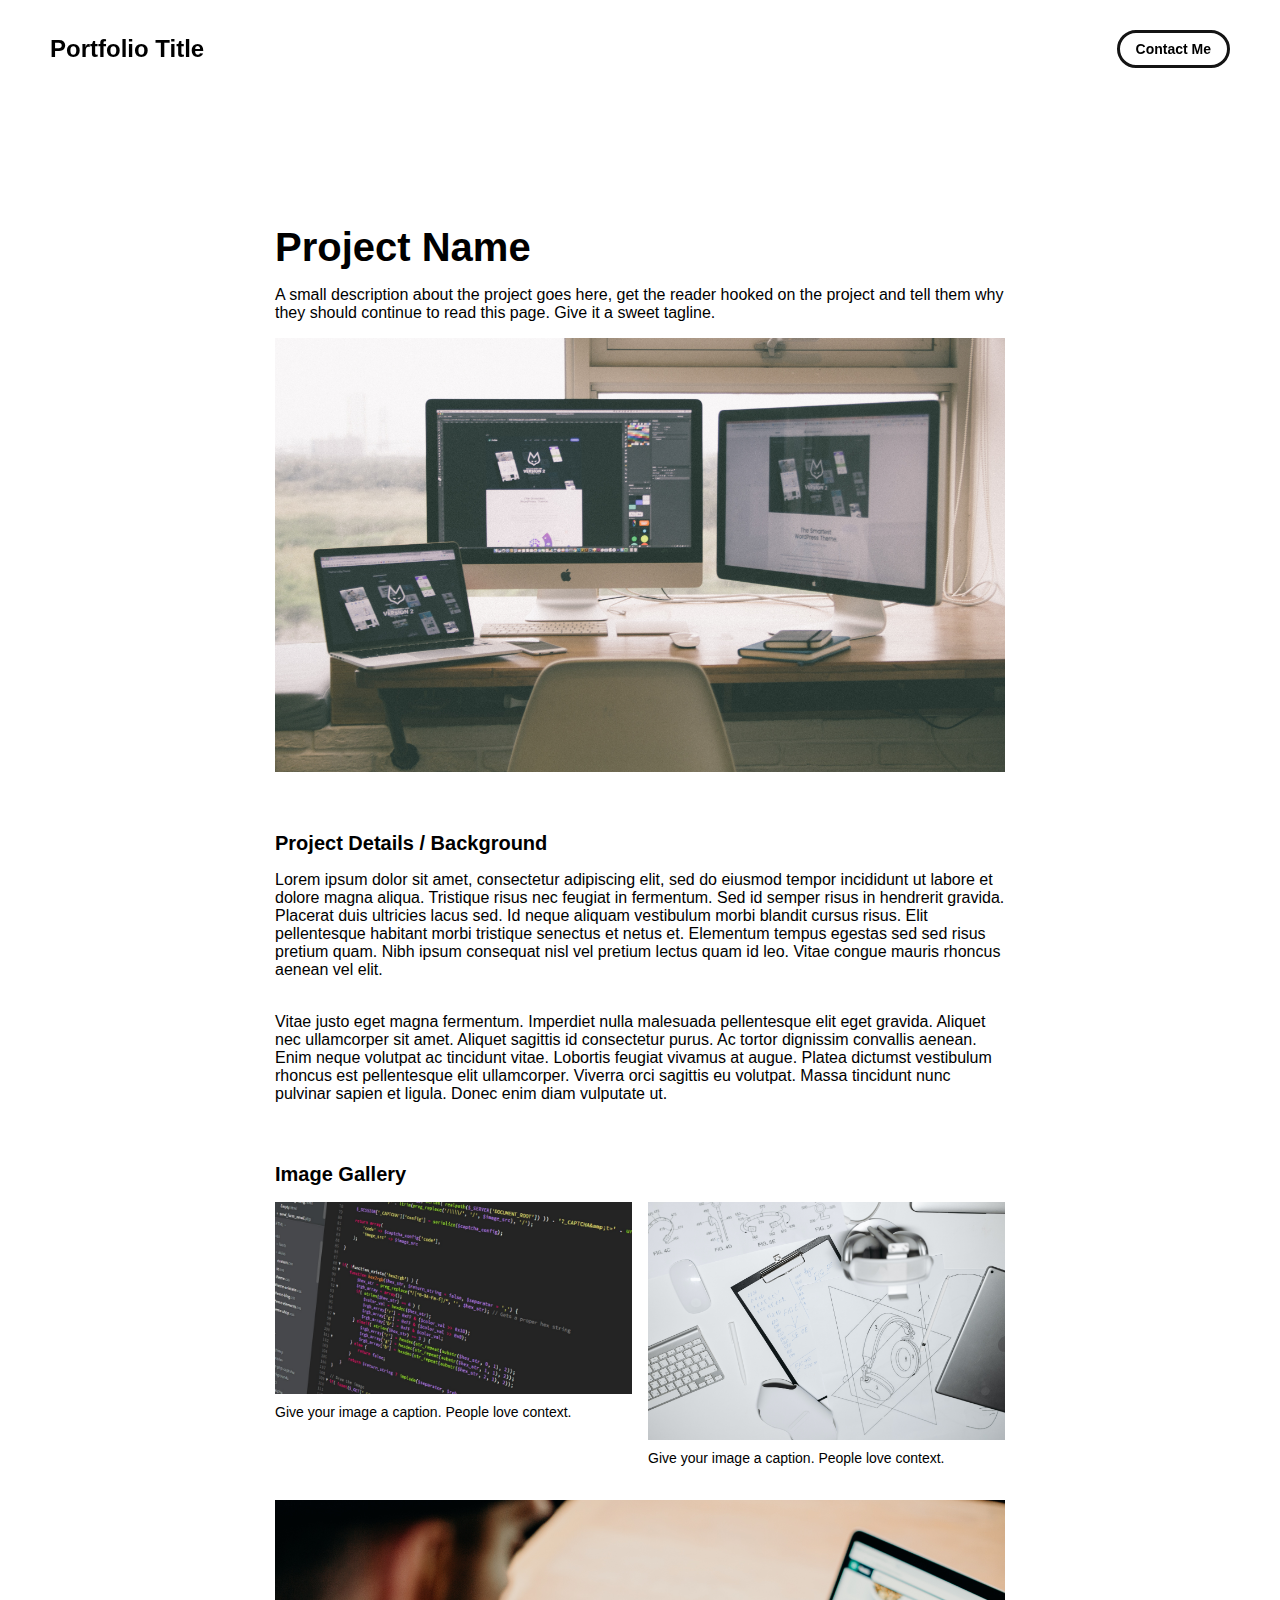
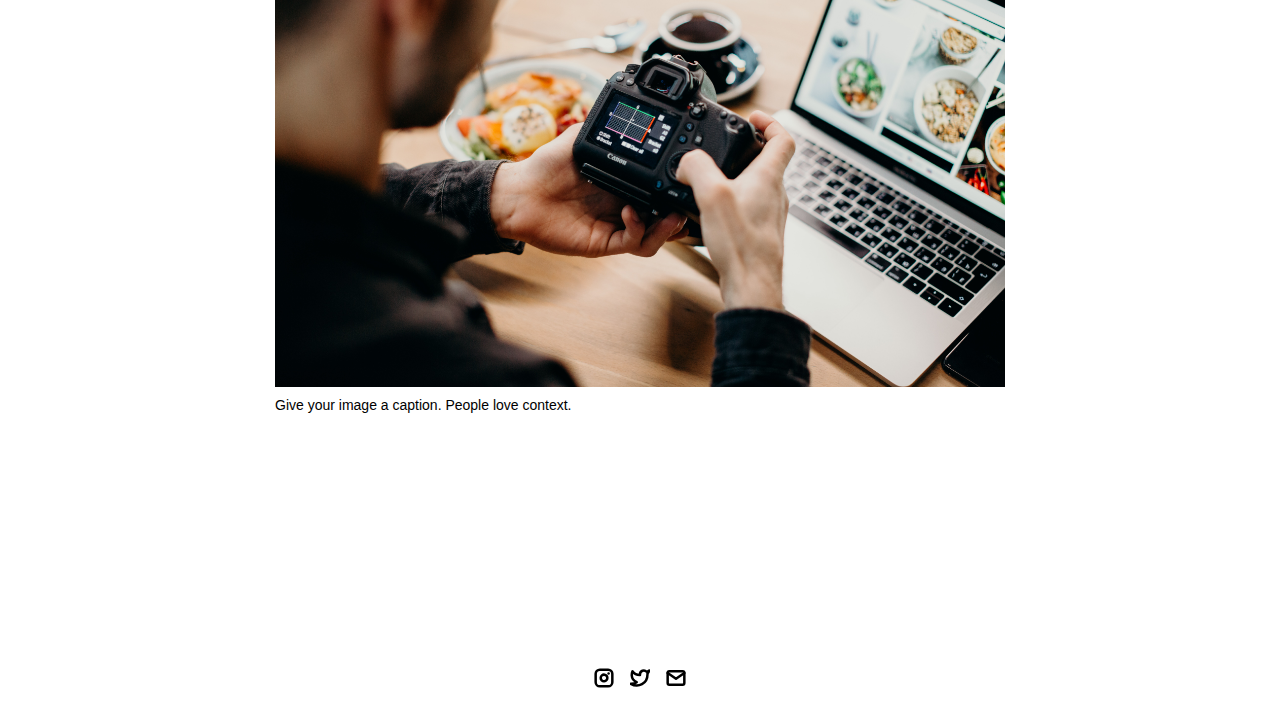
<file: project-pages/project-template.html>
<!-- 
  IMPORTANT! 
  
  Keep this file unchanged to use as a template for all future project pages. 

  For every new project you add to your portfolio, make a copy of this file in the
  'project-pages' folder with a name related to the project.
-->


<!DOCTYPE html>
<html lang="en">
	<head>
		<meta charset="utf-8">
    <!-- 
      TODO

      Upload your Unemployable (or whatever photo you like) to the assets/images folder
      and change the name of the image below to match the uploaded one

      Change the title in the <title> tag to whatever you would like the title of your portfolio to be

      This should be the same across all pages.
     -->
     <link rel="icon" href="../assets/images/1311.png" />
     <title>Unemployables Portfolio</title>
    <meta name="description" content="A portfolio template for the Unemployables community.">
    <meta name="viewport" content="width=device-width, initial-scale=1" />

		<link rel="stylesheet" href="../css/layout.css">
    <link rel="stylesheet" href="../css/typography.css">
    <link rel="stylesheet" href="../css/utilities.css">

		<script defer src="../js/script.js"></script>
	</head>
	<body>
    <!-- NAVBAR -->
    <div class="navbar">
      <a class="nav-title-link" href="../index.html">
        <!-- 
          TODO - Change the "Portfolio Title" to whatever you want displayed in the top left

          (this should be the same across all pages)
         -->
        <span class="nav-title">Portfolio Title</span>
        <!-- 
          TODO - Change the email after 'mailto:' to your email address for contact 
        
          (this should be the same across all pages)
        -->
        <a class="button" href="mailto:whitevans.eth@gmail.com">
          <span class="button-text">Contact Me</span>
        </a>
      </a>
    </div>

    <!-- MAIN PAGE CONTENT -->
    <div id="main-content">

      <!-- PROJECT HEADER -->
      <div id="project-header">
          <!-- 
            TODO

            - Change the 'main-title' text to the name of your project
            - Change the 'body-text' text to a short and sweet description of your project (maybe the same as the one on the project card)
            - Change "desktop.jpeg" to the image filename you uploaded in the assets/images folder.
          -->
        <div class="main-title">Project Name</div>
        <div class="body-text">A small description about the project goes here, get the reader hooked on the project and tell them why they should continue to read this page. Give it a sweet tagline.</div>
        <image class="project-header-image" src="../assets/images/desktop.jpeg">
      </div>

      <!-- PROJECT DETAILS -->
      <!-- 
        TODO

        - Change the 'subheader-text' to whatever header you want for project details
        - Add paragraphs using the <div class="body-text"></div> elements in the "project-details-content"
      -->
      <div id="project-details">
        <div class="subheader-text">Project Details / Background</div>
        <div class="project-details-content">
          <div class="body-text">Lorem ipsum dolor sit amet, consectetur adipiscing elit, sed do eiusmod tempor incididunt ut labore et dolore magna aliqua. Tristique risus nec feugiat in fermentum. Sed id semper risus in hendrerit gravida. Placerat duis ultricies lacus sed. Id neque aliquam vestibulum morbi blandit cursus risus. Elit pellentesque habitant morbi tristique senectus et netus et. Elementum tempus egestas sed sed risus pretium quam. Nibh ipsum consequat nisl vel pretium lectus quam id leo. Vitae congue mauris rhoncus aenean vel elit.</div>
          <div class="body-text">Vitae justo eget magna fermentum. Imperdiet nulla malesuada pellentesque elit eget gravida. Aliquet nec ullamcorper sit amet. Aliquet sagittis id consectetur purus. Ac tortor dignissim convallis aenean. Enim neque volutpat ac tincidunt vitae. Lobortis feugiat vivamus at augue. Platea dictumst vestibulum rhoncus est pellentesque elit ullamcorper. Viverra orci sagittis eu volutpat. Massa tincidunt nunc pulvinar sapien et ligula. Donec enim diam vulputate ut.</div>
        </div>
      </div>

      <!-- IMAGE GALLERY -->
      <div id="project-gallery">
        <!-- TODO - Change the 'subheader-text' to whatever you want the Gallery section header to say -->
        <div class="subheader-text">Image Gallery</div>
        <div class="project-gallery-content">
            <!-- 
              TODO

              This is where the images in the gallery live. Here's a simple gallery image for you to copy:

              Full Width Image:

                <div class="gallery-image-container">
                  <img src="../assets/images/IMAGE_NAME" class="gallery-image">
                  <span class="image-caption">IMAGE_CAPTION</span>
                </div>

              Half Width Image: 

                <div class="gallery-image-container half-width">
                  <img src="../assets/images/IMAGE_NAME" class="gallery-image">
                  <span class="image-caption">IMAGE_CAPTION</span>
                </div>

              - To add an image to the this area, copy one of the above, paste it below this comment, and change the following:
                  - IMAGE_NAME: the name of the image file in assets/images
                  - IMAGE_CAPTION: to the caption of the image
            -->
            <div class="gallery-image-container half-width">
              <img src="../assets/images/code.jpeg" class="gallery-image">
              <span class="image-caption">Give your image a caption. People love context.</span>
            </div>
            <div class="gallery-image-container half-width">
              <img src="../assets/images/sketchbook.jpeg" class="gallery-image">
              <span class="image-caption">Give your image a caption. People love context.</span>
            </div>
            <div class="gallery-image-container">
              <img src="../assets/images/camera.jpeg" class="gallery-image">
              <span class="image-caption">Give your image a caption. People love context.</span>
            </div>
        </div>
      </div>
    </div>

    <!-- FOOTER -->
    <div id="footer">
      <!-- 
        TODO - Change href to your Instagram account (can also delete entire "a" element if no Instagram) 

        This should be the same across all pages.
      -->
      <a class="icon-link" target="_blank" href="https://twitter.com/whitevans_eth">
        <image src="../assets/icons/instagram.svg" class="footer-icon"/>
      </a>
      <!-- 
        TODO - Change href to your Twitter account (can also delete entire "a" element if no Twitter) 
      
        This should be the same across all pages.
      -->
      <a class="icon-link" target="_blank" href="https://twitter.com/whitevans_eth">
        <image src="../assets/icons/twitter.svg" class="footer-icon"/>
      </a>
      <!-- 
        TODO - Change the email after "mailto" to your contact email 
      
        This should be the same across all pages.
      -->
      <a class="icon-link" href="mailto:whitevans.eth@gmail.com">
        <image src="../assets/icons/mail.svg" class="footer-icon"/>
      </a>
    </div>

	</body>
</html>
</file>
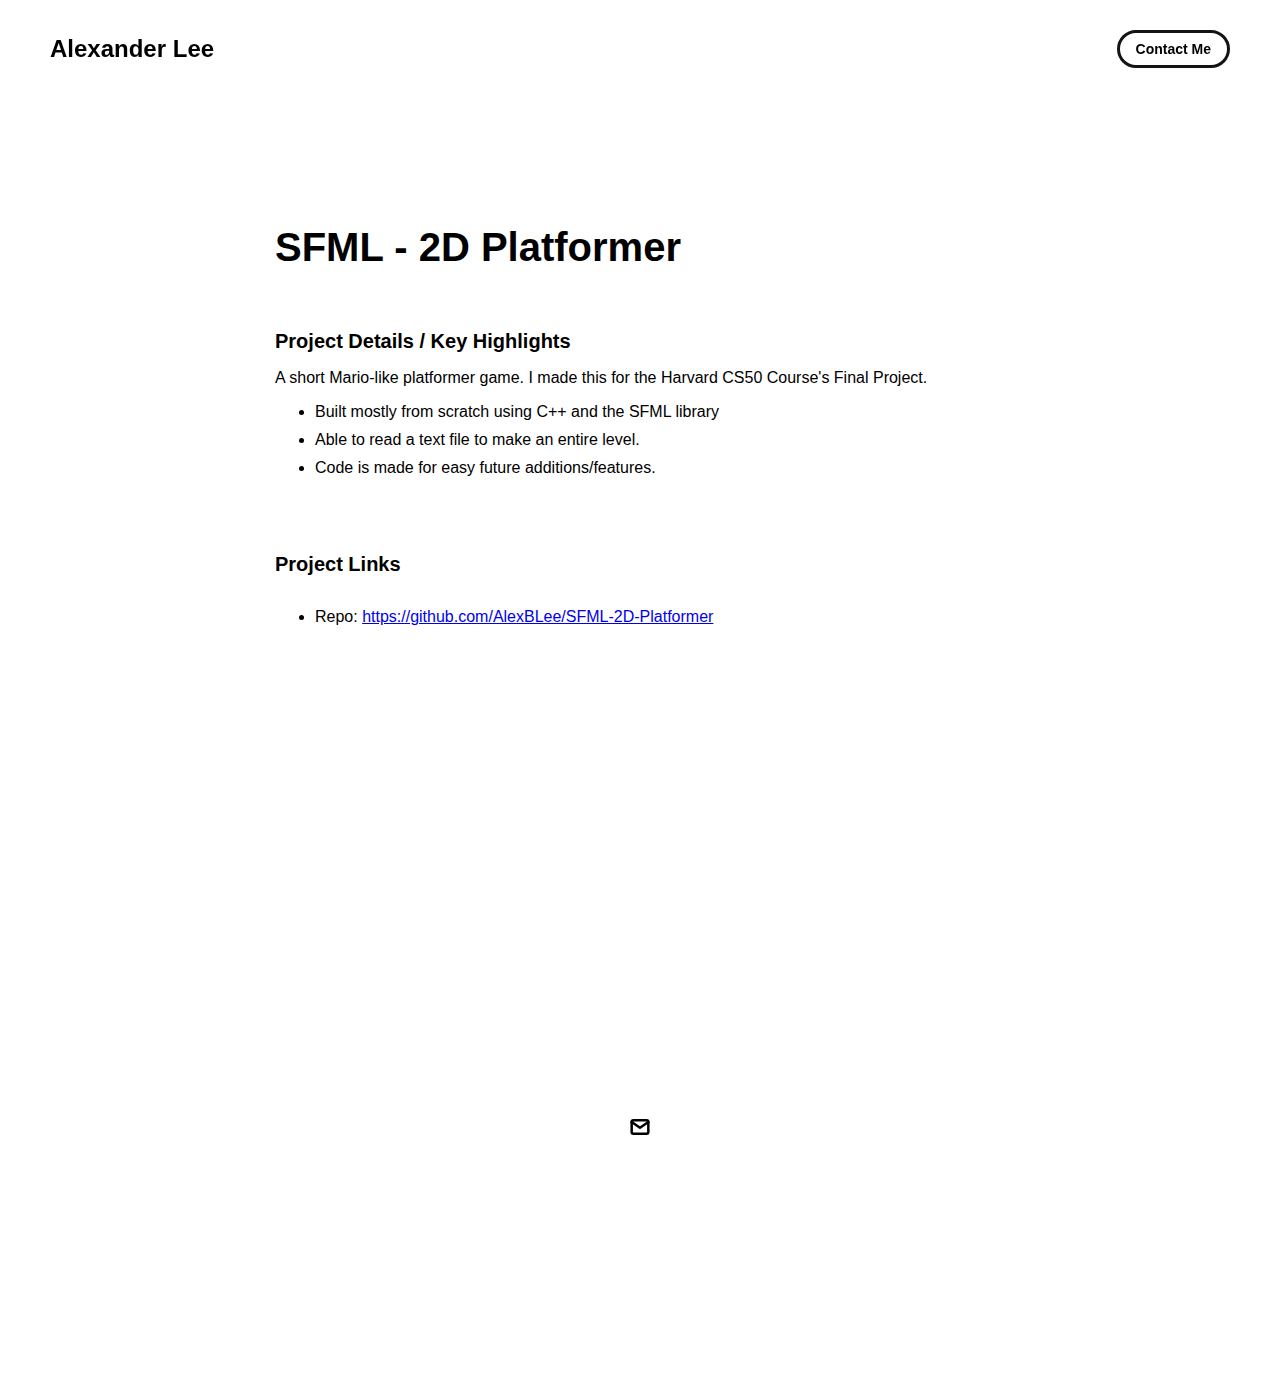
<file: project-pages/sfml.html>
<!-- 
  IMPORTANT! 
  
  Keep this file unchanged to use as a template for all future project pages. 

  For every new project you add to your portfolio, make a copy of this file in the
  'project-pages' folder with a name related to the project.
-->


<!DOCTYPE html>
<html lang="en">
	<head>
		<meta charset="utf-8">
    <!-- 
      TODO

      Upload your Unemployable (or whatever photo you like) to the assets/images folder
      and change the name of the image below to match the uploaded one

      Change the title in the <title> tag to whatever you would like the title of your portfolio to be

      This should be the same across all pages.
     -->
     <link rel="icon" href="../assets/images/1311.png" />
     <title>SFML - 2D Platformer</title>
    <meta name="description" content="Project overview of SFML - 2D Platformer.">
    <meta name="viewport" content="width=device-width, initial-scale=1" />

		<link rel="stylesheet" href="../css/layout.css">
    <link rel="stylesheet" href="../css/typography.css">
    <link rel="stylesheet" href="../css/utilities.css">

		<script defer src="../js/script.js"></script>
	</head>
	<body>
    <!-- NAVBAR -->
    <div class="navbar">
      <a class="nav-title-link" href="../index.html">
        <!-- 
          TODO - Change the "Portfolio Title" to whatever you want displayed in the top left

          (this should be the same across all pages)
         -->
        <span class="nav-title">Alexander Lee</span>
        <!-- 
          TODO - Change the email after 'mailto:' to your email address for contact 
        
          (this should be the same across all pages)
        -->
        <a class="button" href="mailto:alexanderbevislee@gmail.com">
          <span class="button-text">Contact Me</span>
        </a>
      </a>
    </div>

    <!-- MAIN PAGE CONTENT -->
    <div id="main-content">

      <!-- PROJECT HEADER -->
      <div id="project-header">
          <!-- 
            TODO

            - Change the 'main-title' text to the name of your project
            - Change the 'body-text' text to a short and sweet description of your project (maybe the same as the one on the project card)
            - Change "desktop.jpeg" to the image filename you uploaded in the assets/images folder.
          -->
        <div class="main-title">SFML - 2D Platformer</div>
      </div>

      <!-- PROJECT DETAILS -->
      <!-- 
        TODO

        - Change the 'subheader-text' to whatever header you want for project details
        - Add paragraphs using the <div class="body-text"></div> elements in the "project-details-content"
      -->
      <div id="project-details">
        <div class="subheader-text">Project Details / Key Highlights</div>
        <div class="project-details-content">
          <div class="body-text">
            A short Mario-like platformer game. I made this for the Harvard CS50 Course's Final Project.
            <ul class="bullet-list">
              <li>Built mostly from scratch using C++ and the SFML library </li>
              <li>Able to read a text file to make an entire level.</li>
              <li>Code is made for easy future additions/features.</li>
              </ul>
          </div>
        </div>
      </div>

      <div id="project-details">
        <div class="subheader-text">Project Links</div>
        <div class="project-details-content">
            <ul class="bullet-list">
            <li>Repo: <a href="https://github.com/AlexBLee/SFML-2D-Platformer">https://github.com/AlexBLee/SFML-2D-Platformer</a></li>
            </ul>
        </div>
      </div>

      <iframe width="560" height="315" src="https://www.youtube.com/embed/6HHyCjtrQYo" title="YouTube video player" frameborder="0" 
      allow="accelerometer; autoplay; clipboard-write; encrypted-media; gyroscope; picture-in-picture; web-share" 
      allowfullscreen>
    </iframe>

    <!-- FOOTER -->
    <div id="footer">
      <a class="icon-link" href="mailto:alexanderbevislee@gmail.com">
        <image src="../assets/icons/mail.svg" class="footer-icon"/>
      </a>
    </div>

	</body>
</html>
</file>
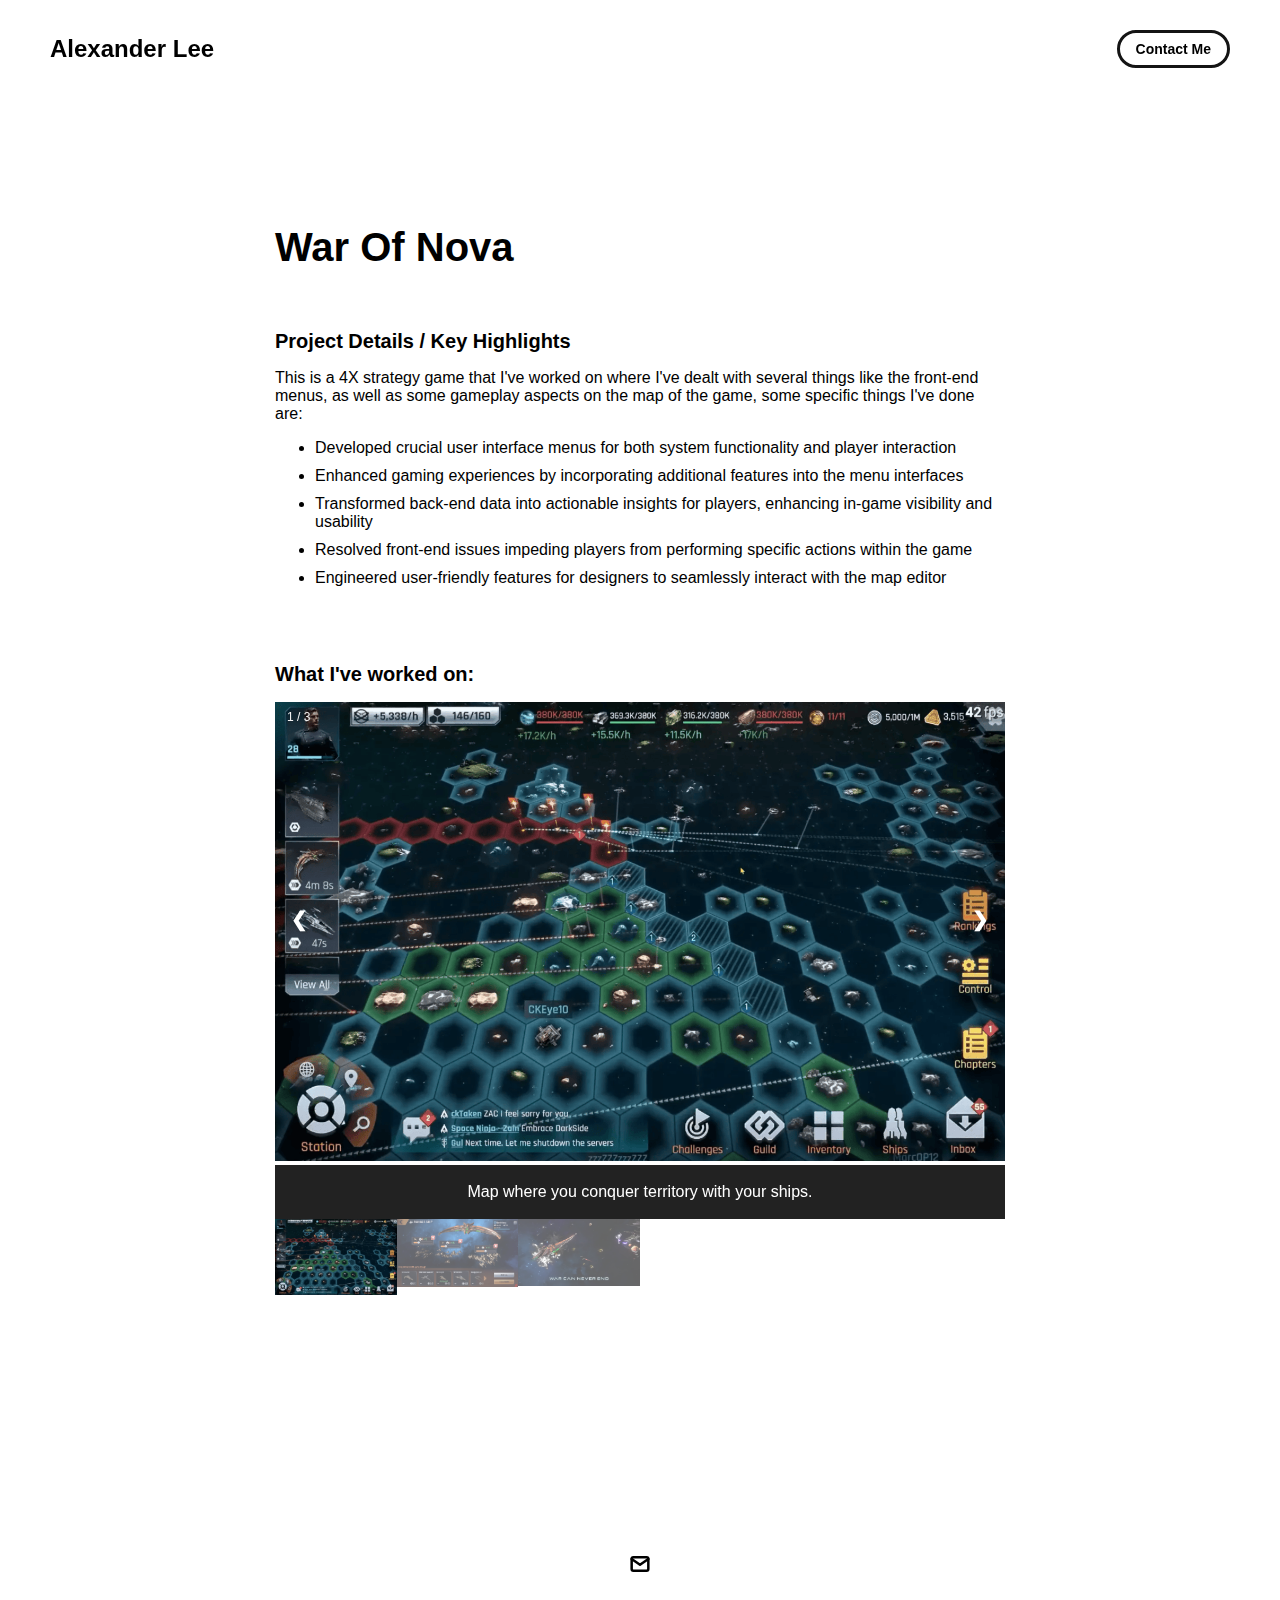
<file: project-pages/warofnova.html>
<!-- 
  IMPORTANT! 
  
  Keep this file unchanged to use as a template for all future project pages. 

  For every new project you add to your portfolio, make a copy of this file in the
  'project-pages' folder with a name related to the project.
-->


<!DOCTYPE html>
<html lang="en">
	<head>
		<meta charset="utf-8">
    <script async src="https://www.googletagmanager.com/gtag/js?id=G-R2RT0DK7MZ"></script>
    <script src="../js/analytics.js"></script>
    
     <link rel="icon" href="../assets/images/1311.png" />
     <title>War Of Nova</title>
    <meta name="description" content="Project overview of War Of Nova.">
    <meta name="viewport" content="width=device-width, initial-scale=1" />

		<link rel="stylesheet" href="../css/layout.css">
    <link rel="stylesheet" href="../css/typography.css">
    <link rel="stylesheet" href="../css/utilities.css">

		<script defer src="../js/script.js"></script>
	</head>
	<body>
    <!-- NAVBAR -->
    <div class="navbar">
      <a class="nav-title-link" href="../index.html">
        <!-- 
          TODO - Change the "Portfolio Title" to whatever you want displayed in the top left

          (this should be the same across all pages)
         -->
        <span class="nav-title">Alexander Lee</span>
        <!-- 
          TODO - Change the email after 'mailto:' to your email address for contact 
        
          (this should be the same across all pages)
        -->
        <a class="button" href="mailto:alexanderbevislee@gmail.com">
          <span class="button-text">Contact Me</span>
        </a>
      </a>
    </div>

    <!-- MAIN PAGE CONTENT -->
    <div id="main-content">

      <!-- PROJECT HEADER -->
      <div id="project-header">
          <!-- 
            TODO

            - Change the 'main-title' text to the name of your project
            - Change the 'body-text' text to a short and sweet description of your project (maybe the same as the one on the project card)
            - Change "desktop.jpeg" to the image filename you uploaded in the assets/images folder.
          -->
        <div class="main-title">War Of Nova</div>
      </div>

      <!-- PROJECT DETAILS -->
      <!-- 
        TODO

        - Change the 'subheader-text' to whatever header you want for project details
        - Add paragraphs using the <div class="body-text"></div> elements in the "project-details-content"
      -->
      <div id="project-details">
        <div class="subheader-text">Project Details / Key Highlights</div>
        <div class="project-details-content">
          <div class="body-text">
            This is a 4X strategy game that I've worked on where I've dealt with several things like the front-end menus, as well as
            some gameplay aspects on the map of the game, some specific things I've done are:
            <ul class="bullet-list">
              <li>Developed crucial user interface menus for both system functionality and player interaction</li>
              <li>Enhanced gaming experiences by incorporating additional features into the menu interfaces</li>
              <li>Transformed back-end data into actionable insights for players, enhancing in-game visibility and usability</li>
              <li>Resolved front-end issues impeding players from performing specific actions within the game</li>
              <li>Engineered user-friendly features for designers to seamlessly interact with the map editor</li>
            </ul>
          </div>
        </div>
      </div>

      <div id="project-gallery">
        <div class="project-gallery-content">
            <div id="project-gallery">
              <!-- TODO - Change the 'subheader-text' to whatever you want the Gallery section header to say -->
              <div class="subheader-text">What I've worked on:</div>
                <div class="project-gallery-content">
                  <!-- Container for the image gallery -->
                <div class="container">
      
                  <!-- Full-width images with number text -->
                  <div class="mySlides">
                    <div class="numbertext">1 / 3</div>
                      <img src="../assets/images/WarOfNova/map.png" style="width:100%">
                  </div>
      
                  <div class="mySlides">
                    <div class="numbertext">2 / 3</div>
                      <img src="../assets/images/WarOfNova/fleet-select.png" style="width:100%">
                  </div>
      
                  <div class="mySlides">
                    <div class="numbertext">3 / 3</div>
                      <img src="../assets/images/WarOfNova/battle.png" style="width:100%">
                  </div>
      
                  <!-- Next and previous buttons -->
                  <a class="prev" onclick="plusSlides(-1)">&#10094;</a>
                  <a class="next" onclick="plusSlides(1)">&#10095;</a>
      
                  <!-- Image text -->
                  <div class="caption-container">
                    <p id="caption"></p>
                  </div>
      
                  <!-- Thumbnail images -->
                  <div class="row">
                    <div class="column">
                      <img class="demo cursor" src="../assets/images/WarOfNova/map.png" style="width:100%" onclick="currentSlide(1)" alt="Map where you conquer territory with your ships.">
                    </div>
                    <div class="column">
                      <img class="demo cursor" src="../assets/images/WarOfNova/fleet-select.png" style="width:100%" onclick="currentSlide(2)" alt="The menu where you select what small fleets go with your main ship.">
                    </div>
                    <div class="column">
                      <img class="demo cursor" src="../assets/images/WarOfNova/battle.png" style="width:100%" onclick="currentSlide(3)" alt="Generated cutscenes where you can see your ships fight with another.">
                    </div>
                  </div>
                </div>
              </div>
            </div>
        </div>
      </div>
    </div>

    <!-- FOOTER -->
    <div id="footer">
      <a class="icon-link" href="mailto:alexanderbevislee@gmail.com">
        <image src="../assets/icons/mail.svg" class="footer-icon"/>
      </a>
    </div>

	</body>
</html>
</file>
<file: css/layout.css>
* {
  box-sizing: border-box;
}

html {
  text-size-adjust: none;
  -webkit-text-size-adjust: none;
  -moz-text-size-adjust: none;
  -ms-text-size-adjust: none;
}

body {
  margin: 0;
  -webkit-font-smoothing: antialiased;
  -moz-osx-font-smoothing: grayscale;
}




/* Main Page Layout */

#main-content {
  margin: 225px 425px;
  display: flex;
  flex-direction: column;
  gap: 60px;
}




/* Portfolio Header */

#portfolio-header {
  display: flex;
  gap: 20px;
  align-items: center;
}

#portfolio-header-image-container {
  display: flex;
  flex-direction: column;
  gap: 10px;
  flex-basis: 50%;
}

.portfolio-header-image {
  width: 100%;
  height: auto;
}

#portfolio-header-text-container {
  display: flex;
  flex-direction: column;
  gap: 34px;
  flex-basis: 50%;
}




/* About Section */

#about-section {
  display: flex;
  flex-direction: column;
  gap: 16px;
}

.about-section-content {
  display: flex;
  flex-direction: column;
  gap: 34px;
}




/* Project Section */

#my-work-section {
  display: flex;
  flex-direction: column;
  gap: 16px;
}

.projects-container {
  display: flex;
  gap: 34px 16px;
  flex-wrap: wrap;
}

    /* Project Cards */

    .project-card {
      max-width: calc((100% - 32px) / 3);
      display: flex;
      flex-direction: column;
      gap: 34px;
    }

    .project-card-text-container {
      flex-direction: column;
      display: flex;
      gap: 16px
    }

    .project-image {
      width: 100%;
      height: 400px;
      object-fit: cover;
      object-position: center;
    }




/* Project Pages */

#project-header {
  display: flex;
  flex-direction: column;
  gap: 16px;
}

.project-header-image {
  width: 100%;
  height: auto;
}

#project-details {
  display: flex;
  flex-direction: column;
  gap: 16px;
}

.project-details-content {
  display: flex;
  flex-direction: column;
  gap: 34px;
}

ul.bullet-list li {
  margin-bottom: 10px; 
}

    /* Project Gallery */

    #project-gallery {
      display: flex;
      flex-direction: column;
      gap: 16px;
    }

    .project-gallery-content {
      display: flex;
      flex-wrap: wrap;
      gap: 34px 16px;
    }

    .gallery-image-container {
      width: 100%;
      display: flex;
      flex-direction: column;
      gap: 10px;
    }

    .gallery-image-container.half-width {
      width: calc((100% - 16px) / 2);
    }

    .gallery-image {
      width: 100%;
      height: auto;
    }


/* Extra Extra large devices (large laptops and desktops, 1200px and below) */
@media only screen and (max-width: 1600px) {
  #main-content {
    margin: 225px 275px;
  }
}

/* Extra large devices (large laptops and desktops, 1200px and below) */
@media only screen and (max-width: 1200px) {
  #main-content {
    margin: 225px 175px;
  }
}

/* Large devices (laptops/desktops, 1000px and below) */
@media only screen and (max-width: 1000px) {
  #main-content {
    margin: 225px 75px;
  }
}

/* Small devices (portrait tablets and large phones, 800px and below) */
@media only screen and (max-width: 800px) {
  #main-content {
    margin: 150px 50px;
  }

  #portfolio-header {
    flex-direction: column;
  }

  .project-card {
    max-width: calc((100% - 16px) / 2);
  }
}

/* Small devices (portrait tablets and large phones, 600px and below) */
@media only screen and (max-width: 600px) {
  #main-content {
    margin: 125px 20px;
  }

  .project-card {
    max-width: 100%;
  }
}

* {
  box-sizing: border-box;
}

/* Position the image container (needed to position the left and right arrows) */
.container {
  position: relative;
}

/* Hide the images by default */
.mySlides {
  display: none;
}

/* Add a pointer when hovering over the thumbnail images */
.cursor {
  cursor: pointer;
}

/* Next & previous buttons */
.prev,
.next {
  cursor: pointer;
  position: absolute;
  top: 40%;
  width: auto;
  padding: 16px;
  margin-top: -50px;
  color: white;
  font-weight: bold;
  font-size: 20px;
  border-radius: 0 3px 3px 0;
  user-select: none;
  -webkit-user-select: none;
}

/* Position the "next button" to the right */
.next {
  right: 0;
  border-radius: 3px 0 0 3px;
}

/* On hover, add a black background color with a little bit see-through */
.prev:hover,
.next:hover {
  background-color: rgba(0, 0, 0, 0.8);
}

/* Number text (1/3 etc) */
.numbertext {
  color: #f2f2f2;
  font-size: 12px;
  padding: 8px 12px;
  position: absolute;
  top: 0;
}

/* Container for image text */
.caption-container {
  text-align: center;
  background-color: #222;
  padding: 2px 16px;
  color: white;
}

.row:after {
  content: "";
  display: table;
  clear: both;
}

/* Six columns side by side */
.column {
  float: left;
  width: 16.66%;
}

/* Add a transparency effect for thumnbail images */
.demo {
  opacity: 0.6;
}

.active,
.demo:hover {
  opacity: 1;
}
</file>
<file: css/typography.css>
body {
  font-family: "Helvetica Neue", Helvetica, Arial, sans-serif;
}

.nav-title {
  font-weight: 700;
  font-size: 24px;
}

.button-text {
  font-size: 14px;
  font-weight: 700;
}

.image-caption {
  font-size: 14px;
  font-weight: 500;
}

.main-title {
  font-size: 40px;
  font-weight: 700;
}

.subheader-text {
  font-size: 20px;
  font-weight: 700;
}

.body-text {
  font-size: 16px;
  font-weight: 500;
}

.project-card-text {
  overflow: hidden;
  text-overflow: ellipsis;
  display: -webkit-box;
  -webkit-line-clamp: 4;
  -webkit-box-orient: vertical;
}

.project-title {
  overflow: hidden;
  text-overflow: ellipsis;
  display: -webkit-box;
  -webkit-line-clamp: 1;
  -webkit-box-orient: vertical;
}
</file>
<file: css/utilities.css>
/* Icons */

.right-arrow-icon {
  width: 16px;
  height: 16px;
  margin-top: 1px;
}

.footer-icon {
  width: 20px;
  height: 20px;
}

a.icon-link {
  transition: transform 200ms ease-in-out;
}

a.icon-link:hover {
  cursor: pointer;
  stroke-width: 5;
  margin: 0;
  transform: rotate(15deg);
}


/* Navbar Styling */

.navbar {
  width: 100%;
  padding: 30px 50px;
  display: flex;
  justify-content: space-between;
  align-items: center;
  position: fixed;
  top: 0;
  left: 0;
}

.nav-title-link {
  color: black;
  text-decoration: none;
}

.nav-title-link:hover {
  text-decoration: underline;
}

/* Small devices (portrait tablets and large phones, 800px and below) */
@media only screen and (max-width: 800px) {
  .navbar {
    padding: 20px 20px;
    background-color: white
  }
}


/* Button Styling */

a.button {
  padding: 8px 16px;
  border: 3px solid #141414;
  border-radius: 50px;
  color: black;
  text-decoration: none;
  width: fit-content;
  display: flex;
  gap: 5px;
  align-items: center;
}

a.button:hover {
  text-decoration: underline;
  text-decoration-thickness: 2px;
  cursor: pointer;
}


/* Footer Styling */

#footer {
  width: 100%;
  display: flex;
  padding: 30px 50px;
  justify-content: center;
  align-items: center;
  gap: 16px;
}

/* Link Styling */
a.no-underline {
  text-decoration: none;
  color: black
}

a.no-underline:hover {
  text-decoration: underline;
  cursor: pointer;
}

/* Small devices (portrait tablets and large phones, 800px and below) */
@media only screen and (max-width: 800px) {
  #footer {
    padding: 20px 20px;
  }
}
</file>
